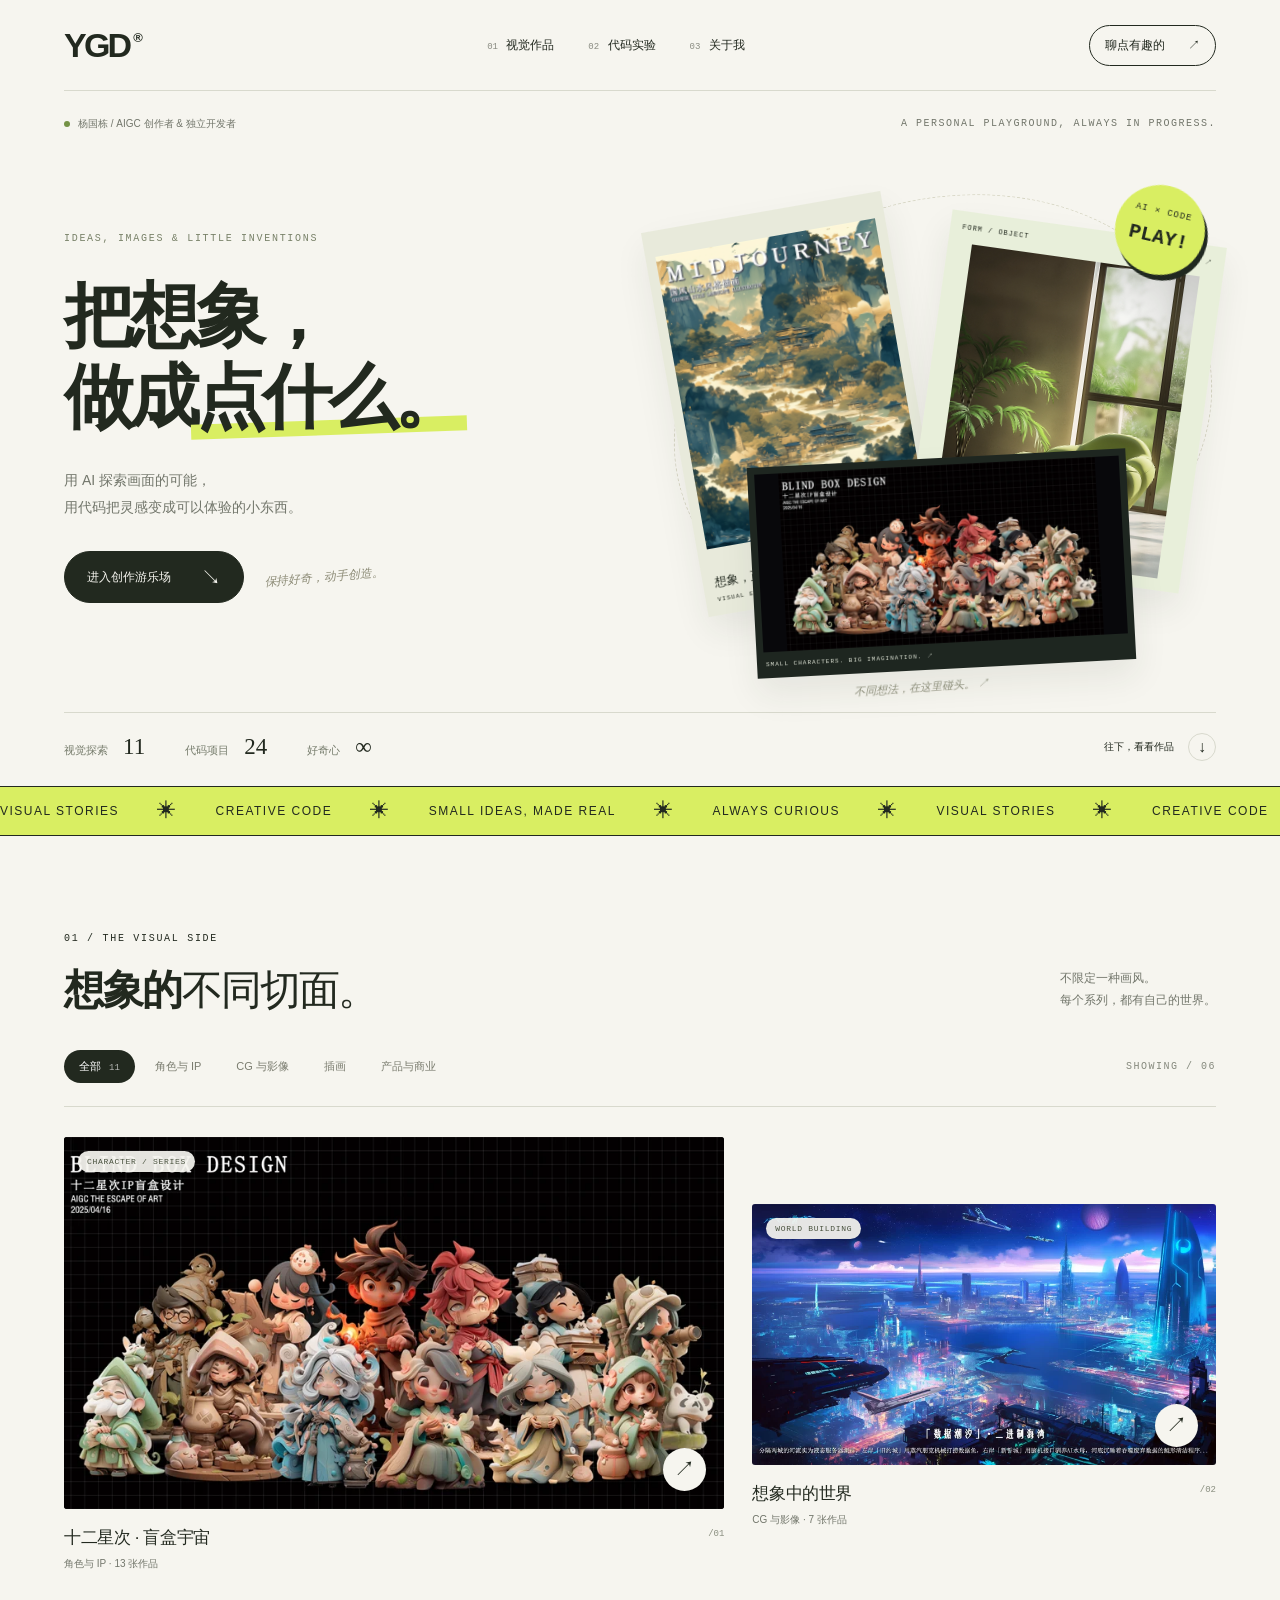
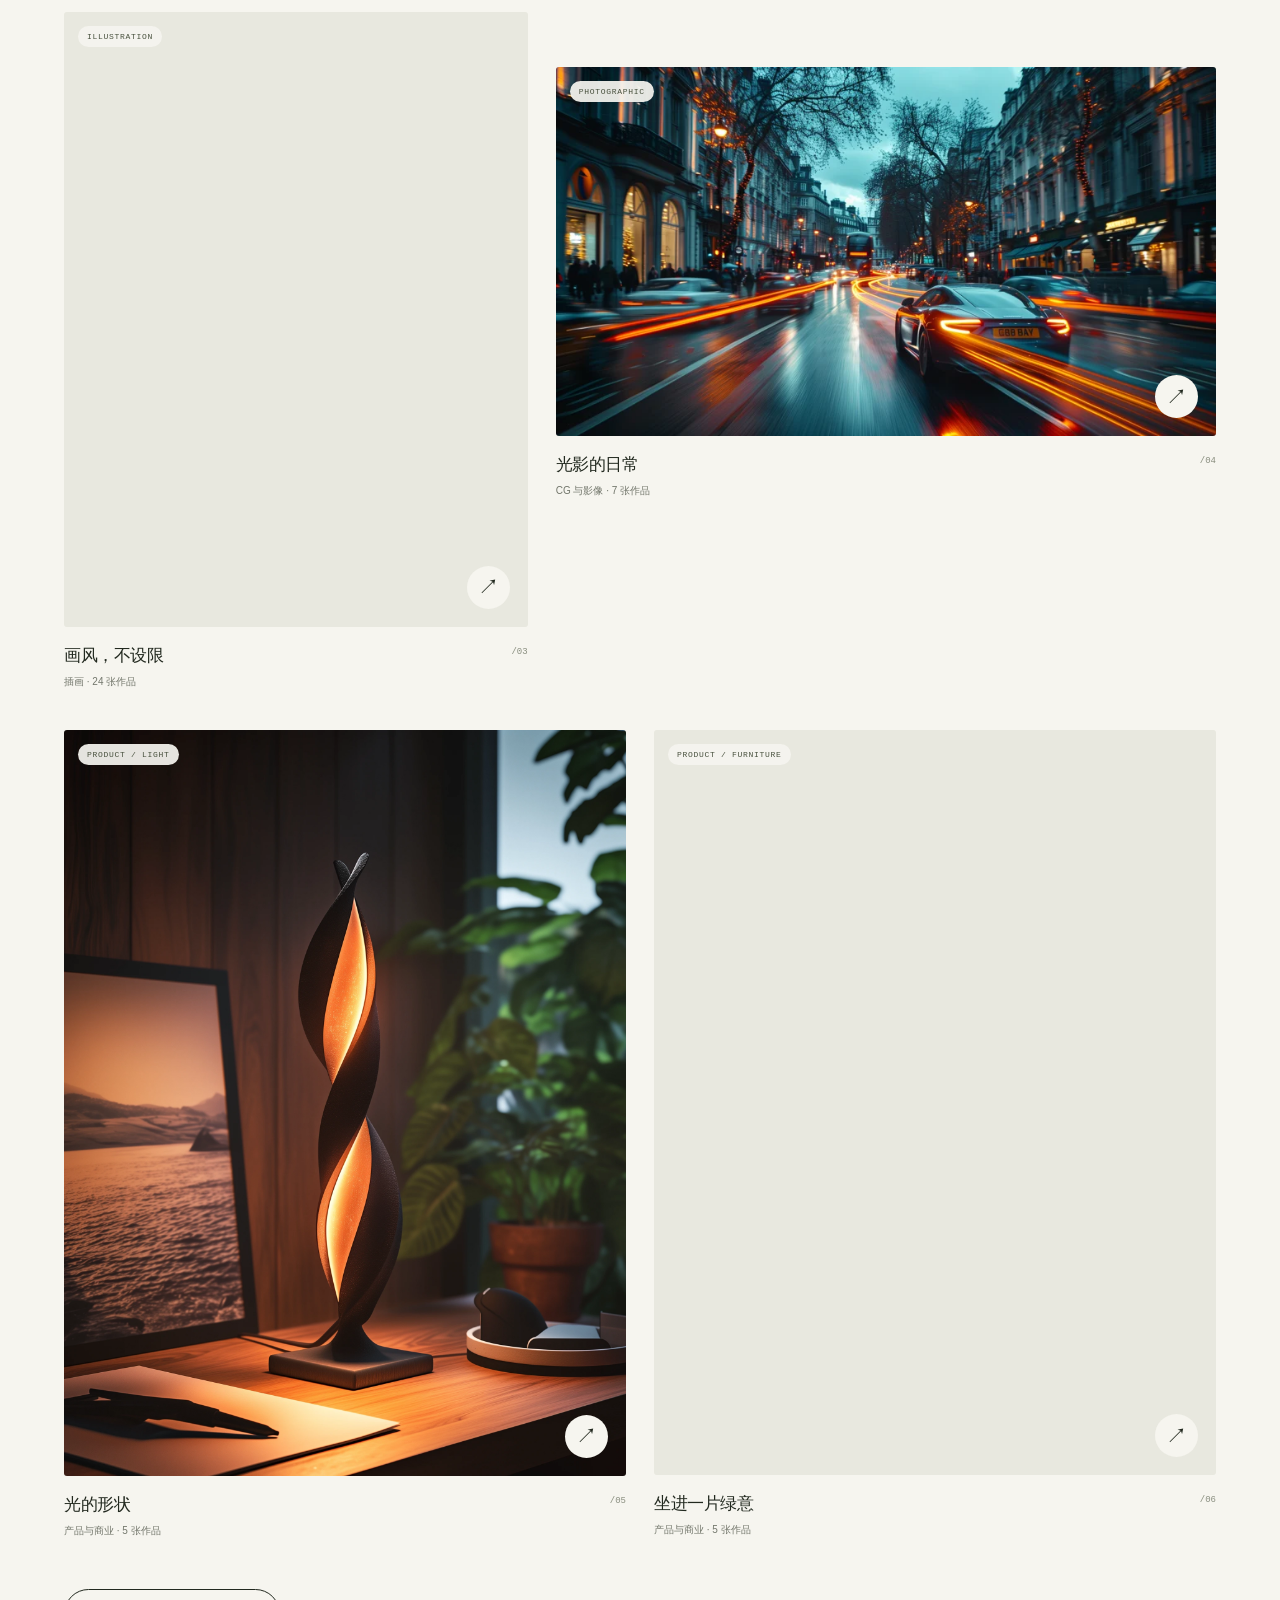
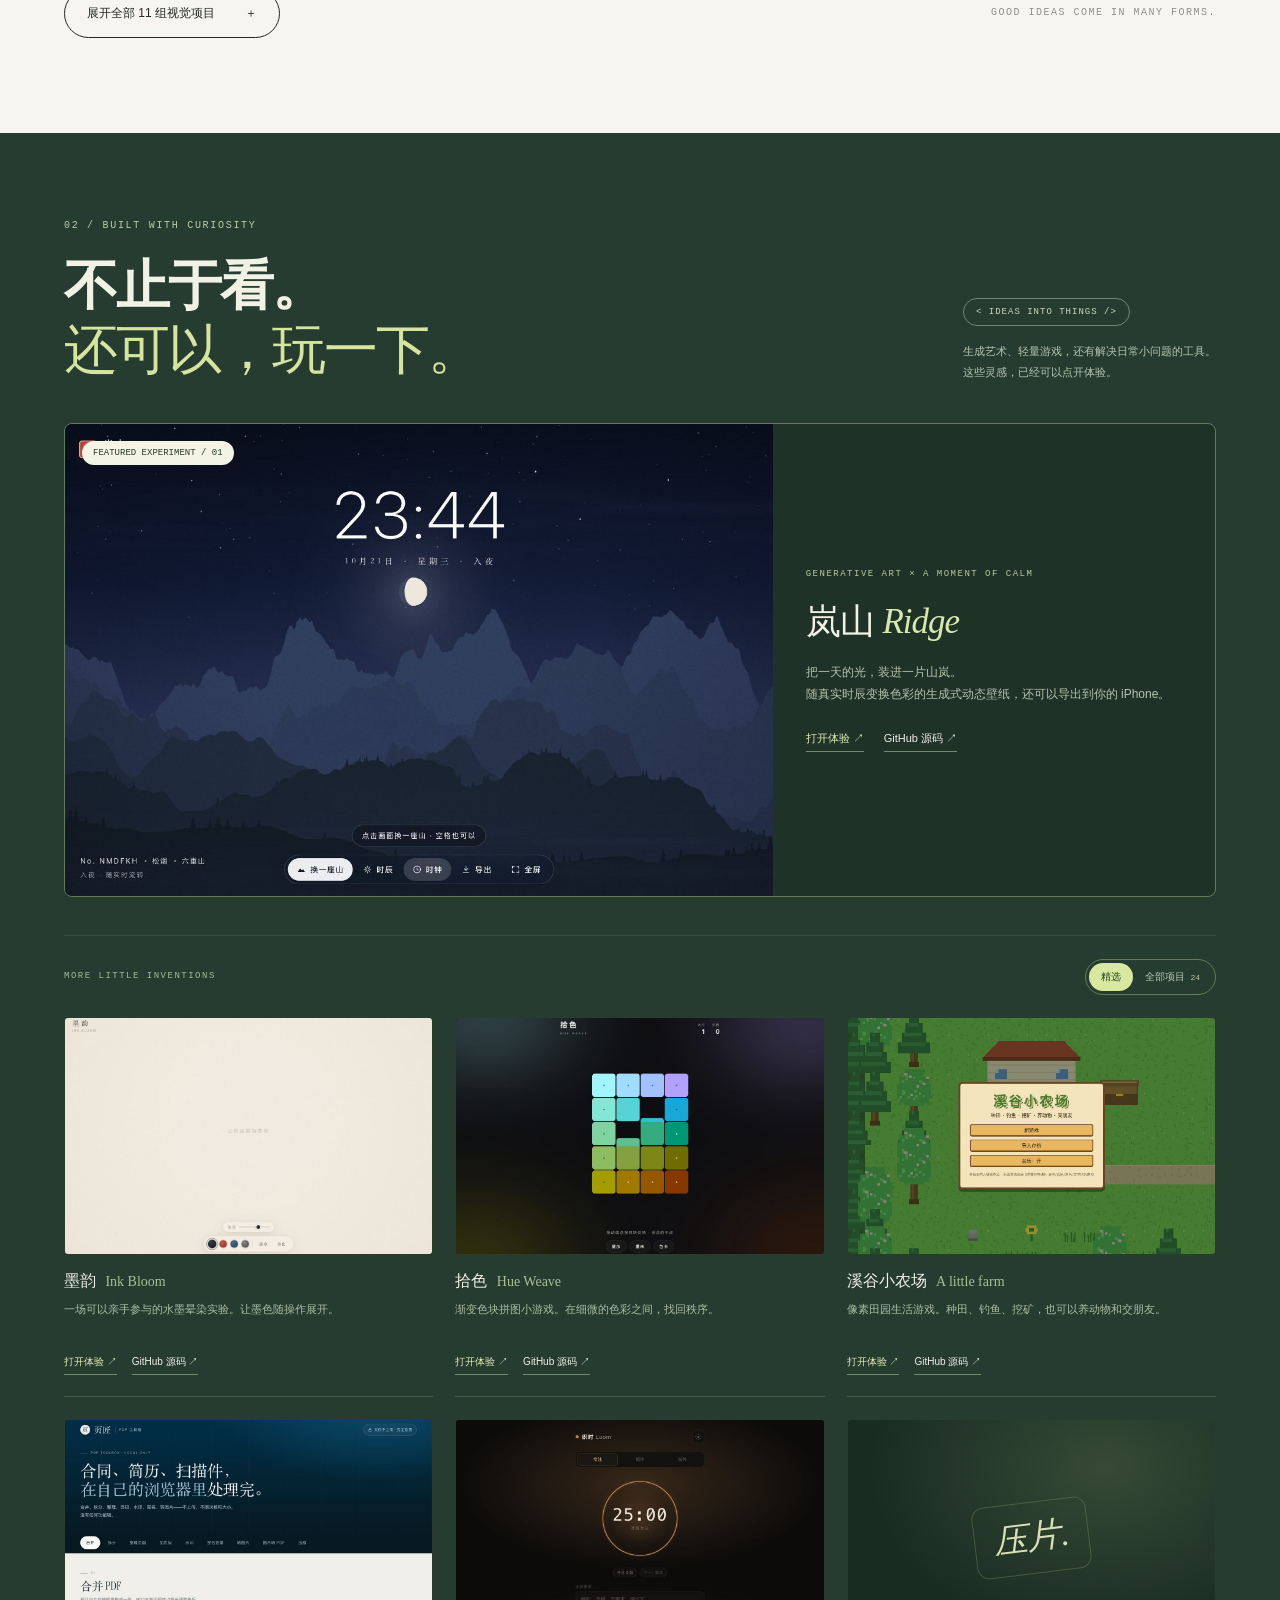
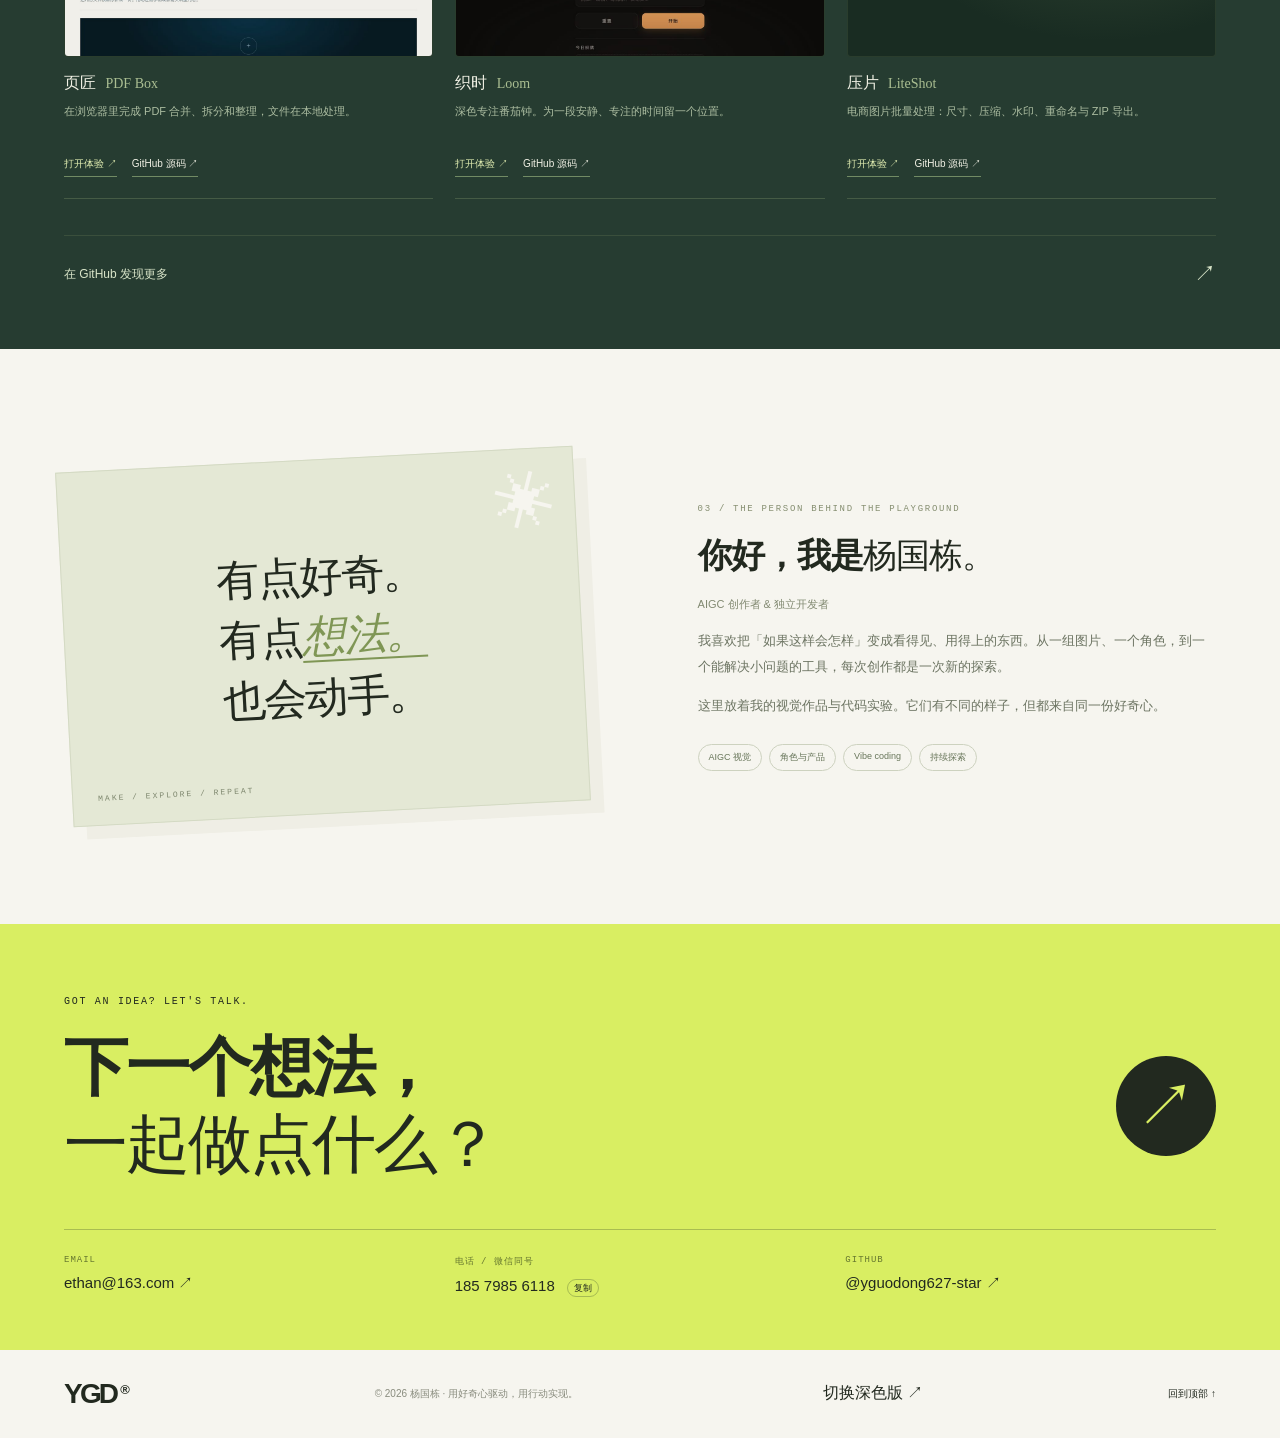
<file: index.html>
<!doctype html>
<html lang="zh-CN">
<head>
  <meta charset="UTF-8"><meta name="viewport" content="width=device-width, initial-scale=1">
  <meta name="theme-color" content="#f6f5ef">
  <title>杨国栋 — AIGC 创作者 & 独立开发者</title>
  <meta name="description" content="杨国栋的创作游乐场。探索 AIGC 影像、插画、角色 IP、产品概念，以及可以亲手体验的独立开发项目。">
  <link rel="icon" href="assets/favicon.svg" type="image/svg+xml">
  <link rel="stylesheet" href="styles.css?v=2">
  <script src="data.js?v=2" defer></script><script src="app.js?v=2" defer></script>
</head>
<body>
<a class="skip-link" href="#works">跳到作品</a>
<header class="header" id="top">
  <a class="wordmark" href="#top" aria-label="杨国栋，回到首页">YGD<span class="logo-dot">®</span></a>
  <nav class="nav" aria-label="主导航"><a href="#works"><small>01</small> 视觉作品</a><a href="#code"><small>02</small> 代码实验</a><a href="#about"><small>03</small> 关于我</a></nav>
  <a class="contact-link" href="#contact">聊点有趣的 <span>↗</span></a>
  <button type="button" class="menu-toggle" aria-label="打开导航" aria-expanded="false">菜单 <span>＋</span></button>
</header>
<main>
  <section class="hero" aria-labelledby="hero-title">
    <div class="hero-topline"><span><i class="status-dot"></i> 杨国栋 / AIGC 创作者 & 独立开发者</span><span class="mono">A PERSONAL PLAYGROUND, ALWAYS IN PROGRESS.</span></div>
    <div class="hero-grid">
      <div class="hero-copy"><div class="eyebrow">IDEAS, IMAGES & LITTLE INVENTIONS</div><h1 id="hero-title">把想象，<br>做成<span class="title-mark">点什么。</span></h1><p>用 AI 探索画面的可能，<br>用代码把灵感变成可以体验的小东西。</p><div class="hero-actions"><a class="button button-dark" href="#works">进入创作游乐场 <span>↘</span></a><span class="hand-note">保持好奇，动手创造。</span></div></div>
      <div class="hero-collage" aria-label="精选作品拼贴，点击图片可查看项目">
        <span class="collage-orbit" aria-hidden="true"></span>
        <button class="poster poster-landscape" type="button" data-open-art="illustrations" aria-label="查看插画系列"><img id="hero-illustration" alt="国风山水插画" fetchpriority="high"><span class="poster-caption"><b>想象，正在生长。</b><small>VISUAL EXPLORATION / 01</small></span></button>
        <button class="poster poster-chair" type="button" data-open-art="chair" aria-label="查看椅子产品概念"><div class="poster-mini-head"><span>FORM / OBJECT</span><span>↗</span></div><img id="hero-chair" alt="绿色椅子的产品概念"></button>
        <button class="poster poster-ip" type="button" data-open-art="constellations" aria-label="查看十二星次盲盒设计"><img id="hero-ip" alt="十二星次盲盒角色阵容"><span>SMALL CHARACTERS. BIG IMAGINATION. ↗</span></button>
        <span class="hero-sticker" aria-hidden="true">AI × CODE<br><b>PLAY!</b></span><span class="collage-note">不同想法，在这里碰头。 ↗</span>
      </div>
    </div>
    <div class="hero-bottom"><div class="hero-index"><span>视觉探索 <b id="collection-count">11</b></span><span>代码项目 <b id="repo-count">24</b></span><span>好奇心 <b>∞</b></span></div><a href="#works" class="scroll-cue"><span>往下，看看作品</span><span class="scroll-circle">↓</span></a></div>
  </section>
  <div class="ticker" aria-hidden="true"><div class="ticker-track">VISUAL STORIES <span>✳</span> CREATIVE CODE <span>✳</span> SMALL IDEAS, MADE REAL <span>✳</span> ALWAYS CURIOUS <span>✳</span> VISUAL STORIES <span>✳</span> CREATIVE CODE <span>✳</span> SMALL IDEAS, MADE REAL <span>✳</span> ALWAYS CURIOUS <span>✳</span></div></div>
  <section class="section works-section" id="works" aria-labelledby="works-title">
    <div class="section-heading"><div><div class="eyebrow">01 / THE VISUAL SIDE</div><h2 id="works-title">想象的<span class="serif">不同切面。</span></h2></div><p>不限定一种画风。<br>每个系列，都有自己的世界。</p></div>
    <div class="filter-bar"><div class="art-filters" role="group" aria-label="视觉作品分类"><button type="button" data-filter="全部" aria-pressed="true">全部 <small>11</small></button><button type="button" data-filter="角色与 IP" aria-pressed="false">角色与 IP</button><button type="button" data-filter="CG 与影像" aria-pressed="false">CG 与影像</button><button type="button" data-filter="插画" aria-pressed="false">插画</button><button type="button" data-filter="产品与商业" aria-pressed="false">产品与商业</button></div><span class="filter-count mono" aria-live="polite">SELECTED / 06</span></div>
    <div class="art-grid" id="art-grid"></div>
    <div class="more-row"><button type="button" class="button button-outline" id="more-art">展开全部视觉项目 <span>＋</span></button><span class="mono">GOOD IDEAS COME IN MANY FORMS.</span></div>
  </section>
  <section class="code-section" id="code" aria-labelledby="code-title">
    <div class="code-heading"><div><div class="eyebrow">02 / BUILT WITH CURIOSITY</div><h2 id="code-title">不止于看。<br><span class="serif">还可以，玩一下。</span></h2></div><div class="code-heading-right"><span class="code-badge">&lt; IDEAS INTO THINGS /&gt;</span><p>生成艺术、轻量游戏，还有解决日常小问题的工具。<br>这些灵感，已经可以点开体验。</p></div></div>
    <div id="featured-code"></div>
    <div class="code-toolbar"><span class="mono">MORE LITTLE INVENTIONS</span><div role="group" class="code-filters" aria-label="代码项目展示"><button type="button" data-code-filter="featured" aria-pressed="true">精选</button><button type="button" data-code-filter="all" aria-pressed="false">全部项目 <span>24</span></button></div></div>
    <div class="code-grid" id="code-grid"></div>
    <a class="github-all" href="https://github.com/yguodong627-star?tab=repositories" target="_blank" rel="noopener noreferrer">在 GitHub 发现更多 <span>↗</span></a>
  </section>
  <section class="section about-section" id="about" aria-labelledby="about-title"><div class="about-visual" aria-hidden="true"><div class="about-doodle">有点好奇。<br>有点<span>想法。</span><br>也会动手。</div><div class="about-stamp">MAKE / EXPLORE / REPEAT</div><span class="about-spark">✳</span></div><div class="about-copy"><div class="eyebrow">03 / THE PERSON BEHIND THE PLAYGROUND</div><h2 id="about-title">你好，我是<span class="serif">杨国栋。</span></h2><p class="about-role">AIGC 创作者 & 独立开发者</p><p>我喜欢把「如果这样会怎样」变成看得见、用得上的东西。从一组图片、一个角色，到一个能解决小问题的工具，每次创作都是一次新的探索。</p><p>这里放着我的视觉作品与代码实验。它们有不同的样子，但都来自同一份好奇心。</p><div class="about-tags"><span>AIGC 视觉</span><span>角色与产品</span><span>Vibe coding</span><span>持续探索</span></div></div></section>
  <section class="contact-section" id="contact" aria-labelledby="contact-title"><div class="eyebrow">GOT AN IDEA? LET'S TALK.</div><div class="contact-title-row"><h2 id="contact-title">下一个想法，<br><span class="serif">一起做点什么？</span></h2><a class="contact-orb" href="mailto:ethan@163.com" aria-label="发送邮件给杨国栋">↗</a></div><div class="contact-methods"><a href="mailto:ethan@163.com"><small>EMAIL</small><span>ethan@163.com ↗</span></a><button type="button" data-copy="18579856118"><small>电话 / 微信同号</small><span>185 7985 6118 <span class="copy-label">复制</span></span></button><a href="https://github.com/yguodong627-star" target="_blank" rel="noopener noreferrer"><small>GITHUB</small><span>@yguodong627-star ↗</span></a></div></section>
</main>
<footer class="footer"><a class="wordmark" href="#top">YGD<span class="logo-dot">®</span></a><span>© <span id="year">2026</span> 杨国栋 · 用好奇心驱动，用行动实现。</span><a href="studio.html">切换深色版 ↗</a><a href="#top">回到顶部 ↑</a></footer>
<dialog class="project-dialog" id="project-dialog" aria-labelledby="dialog-title"><div class="dialog-top"><span class="mono" id="dialog-kicker">VISUAL PROJECT</span><button type="button" class="dialog-close" aria-label="关闭作品详情">关闭 <span>×</span></button></div><div class="dialog-content"><div class="dialog-description"><div><h2 id="dialog-title"></h2><p id="dialog-summary"></p></div><span class="dialog-tag" id="dialog-category"></span></div><div class="image-stage"><button type="button" class="image-arrow previous-image" aria-label="上一张图片">←</button><img id="dialog-image" alt=""><button type="button" class="image-arrow next-image" aria-label="下一张图片">→</button></div><div class="image-caption"><span id="image-name"></span><span class="mono" id="image-count" aria-live="polite"></span></div><div class="image-thumbs" id="image-thumbs" role="group" aria-label="项目图片"></div><div class="dialog-bottom"><span>← → 切换图片 · ESC 关闭</span><button type="button" class="next-project">下一个项目 ↗</button></div></div></dialog>
<div id="toast" class="toast" role="status" aria-live="polite"></div>
</body>
</html>
</file>
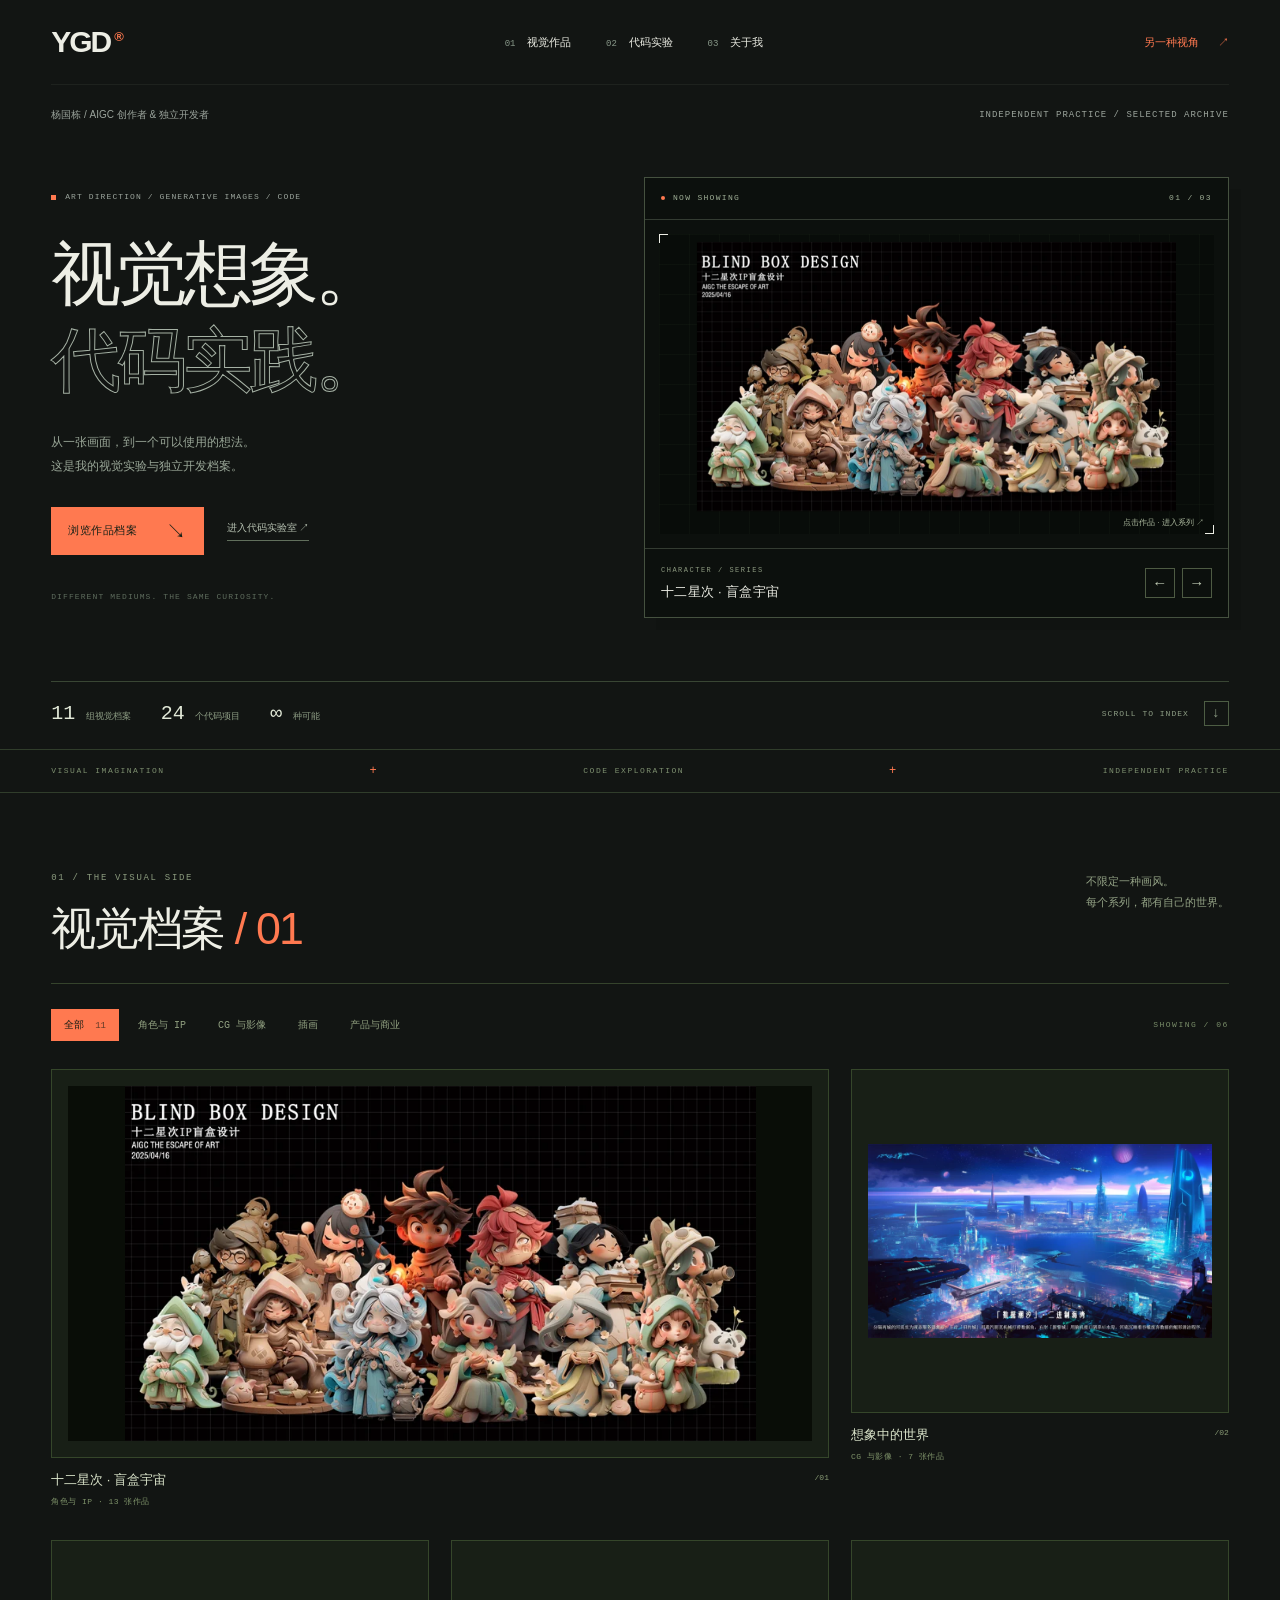
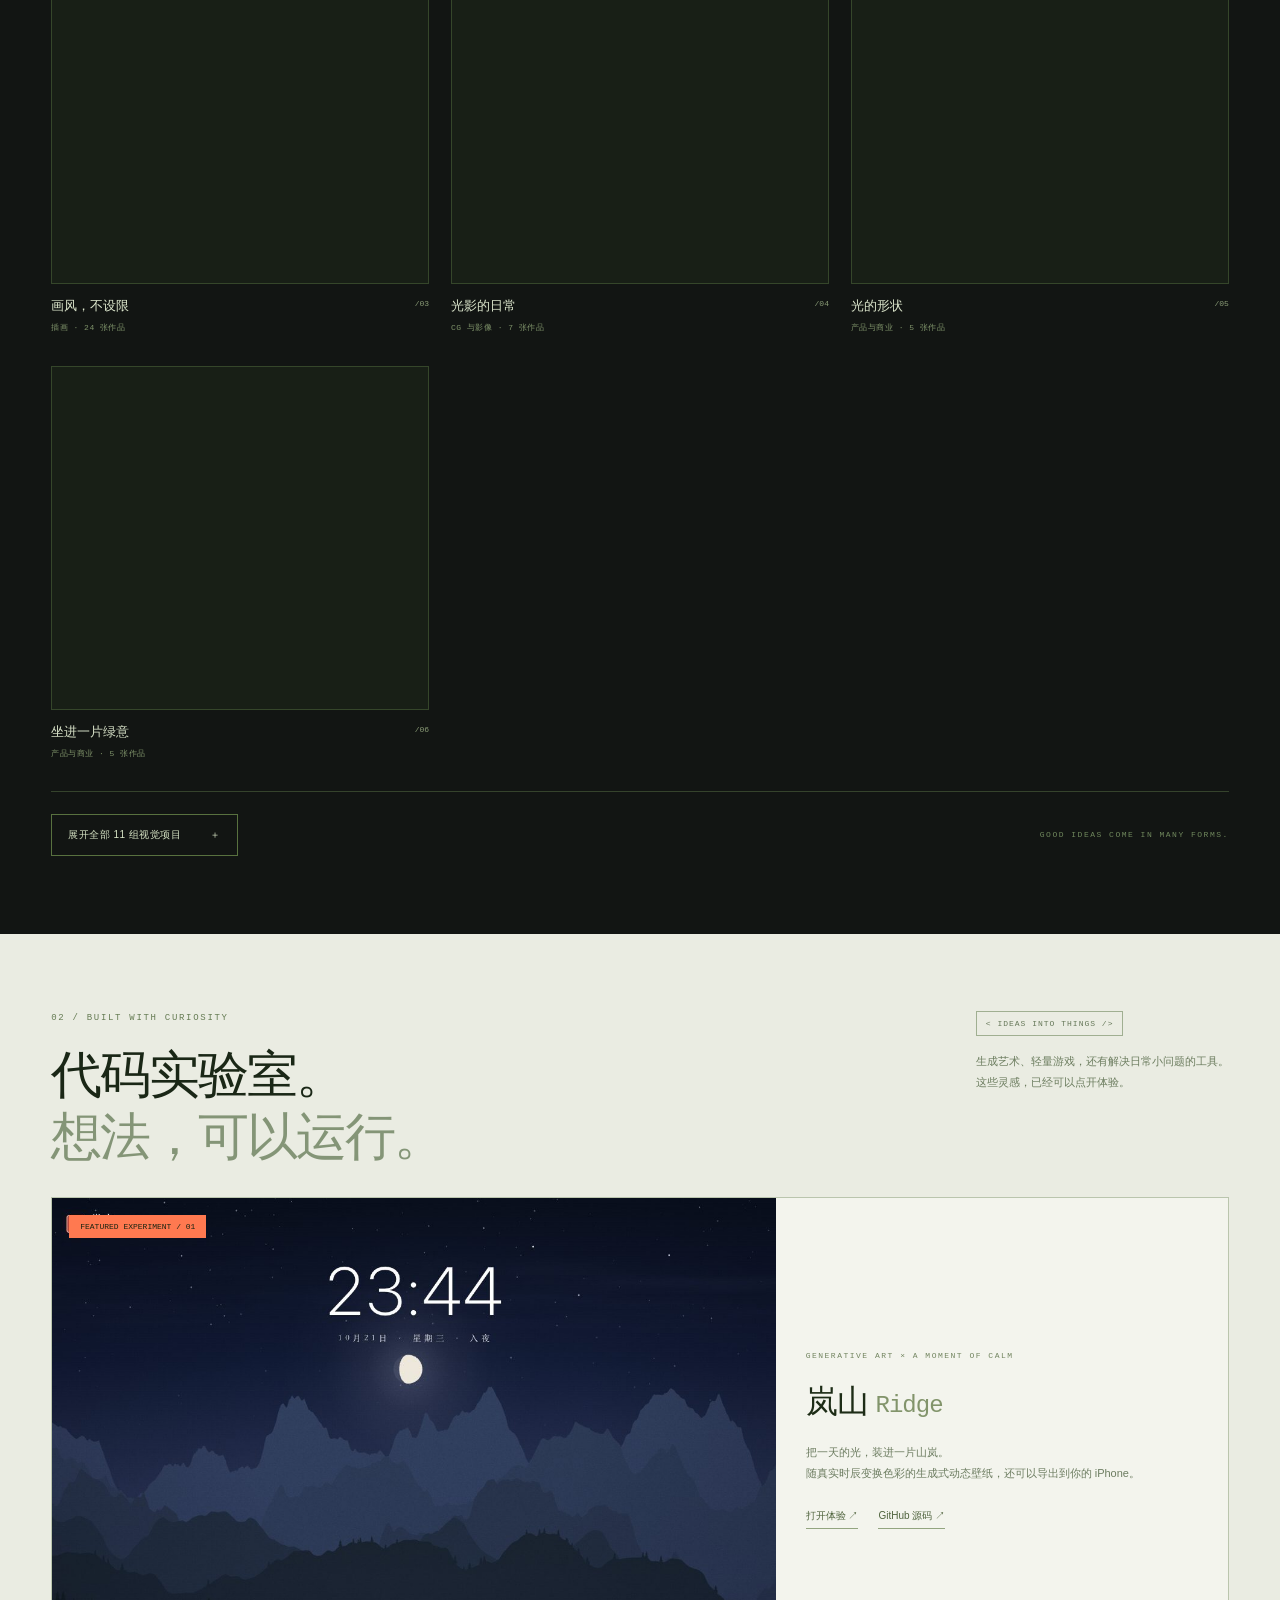
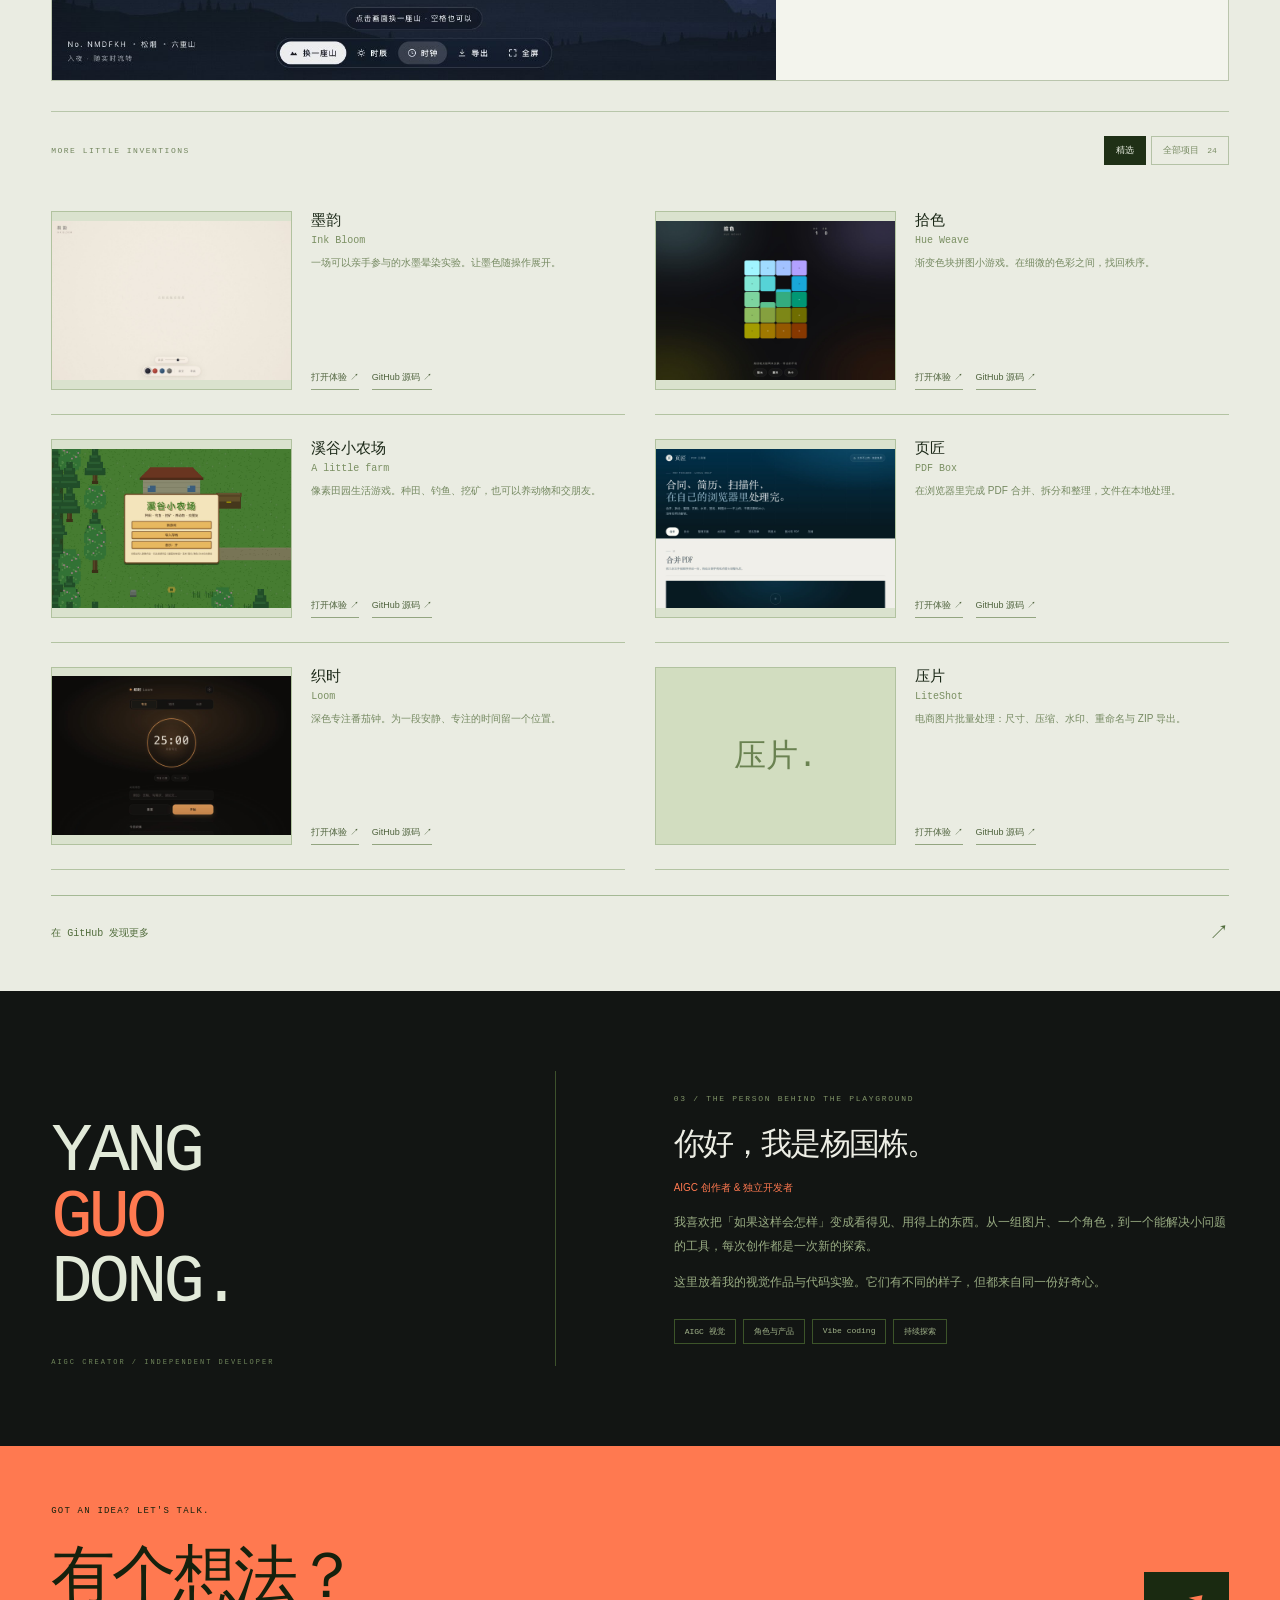
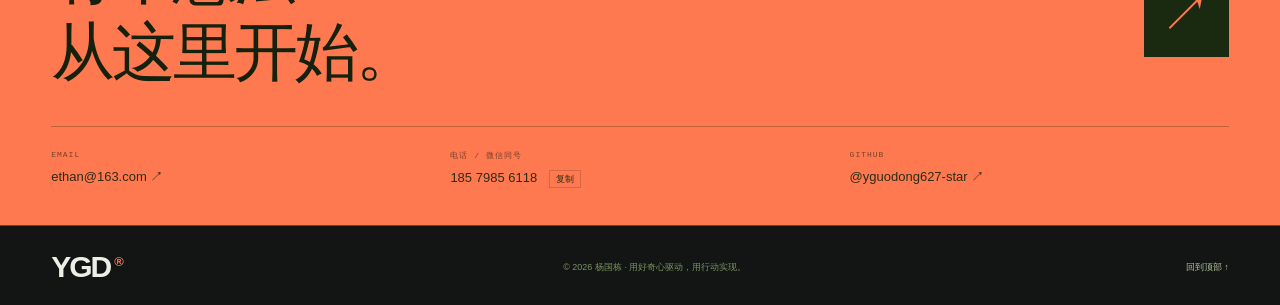
<file: studio.html>
<!doctype html>
<html lang="zh-CN">
<head>
  <meta charset="UTF-8"><meta name="viewport" content="width=device-width, initial-scale=1">
  <meta name="theme-color" content="#121513">
  <title>杨国栋 · 数字展览档案 — AIGC & Creative Code</title>
  <meta name="description" content="杨国栋的数字展览档案。探索 AIGC 影像、插画、角色 IP、产品概念，以及可以亲手体验的独立开发项目。">
  <link rel="icon" href="assets/favicon.svg" type="image/svg+xml">
  <link rel="stylesheet" href="styles.css?v=2"><link rel="stylesheet" href="studio.css">
  <script src="data.js?v=2" defer></script><script src="app.js?v=2" defer></script><script src="studio.js" defer></script>
</head>
<body class="studio">
<a class="skip-link" href="#works">跳到作品</a>
<header class="header" id="top">
  <a class="wordmark" href="#top" aria-label="杨国栋，回到首页">YGD<span class="logo-dot">®</span></a>
  <nav class="nav" aria-label="主导航"><a href="#works"><small>01</small> 视觉作品</a><a href="#code"><small>02</small> 代码实验</a><a href="#about"><small>03</small> 关于我</a></nav>
  <a class="contact-link" href="./">另一种视角 <span>↗</span></a>
  <button type="button" class="menu-toggle" aria-label="打开导航" aria-expanded="false">菜单 <span>＋</span></button>
</header>
<main>
  <section class="hero" aria-labelledby="hero-title">
    <div class="hero-topline"><span>杨国栋 / AIGC 创作者 & 独立开发者</span><span class="mono">INDEPENDENT PRACTICE / SELECTED ARCHIVE</span></div>
    <div class="hero-grid">
      <div class="hero-copy"><div class="eyebrow"><span class="index-square"></span> ART DIRECTION / GENERATIVE IMAGES / CODE</div><h1 id="hero-title">视觉想象。<br><span class="outline-title">代码实践。</span></h1><p>从一张画面，到一个可以使用的想法。<br>这是我的视觉实验与独立开发档案。</p><div class="hero-actions"><a class="button button-dark" href="#works">浏览作品档案 <span>↘</span></a><a class="hero-code-link" href="#code">进入代码实验室 ↗</a></div><div class="hero-small-note mono">DIFFERENT MEDIUMS. THE SAME CURIOSITY.</div></div>
      <div class="hero-collage studio-viewer" aria-label="精选作品放映台">
        <div class="viewer-head mono"><span><i class="viewer-dot"></i> NOW SHOWING</span><span id="studio-slide-counter" aria-live="polite">01 / 03</span></div>
        <div class="studio-stage">
          <button class="poster poster-ip is-active" type="button" data-open-art="constellations" aria-label="查看十二星次盲盒系列"><img id="hero-ip" alt="十二星次盲盒角色阵容" fetchpriority="high"></button>
          <button class="poster poster-landscape" type="button" data-open-art="illustrations" aria-label="查看国风山水插画" hidden><img id="hero-illustration" alt="国风山水插画"></button>
          <button class="poster poster-chair" type="button" data-open-art="chair" aria-label="查看椅子产品概念" hidden><img id="hero-chair" alt="绿色椅子的产品概念"></button>
          <span class="stage-corner corner-tl" aria-hidden="true"></span><span class="stage-corner corner-br" aria-hidden="true"></span>
          <span class="stage-hint">点击作品 · 进入系列 ↗</span>
        </div>
        <div class="viewer-bottom"><div><span class="mono" id="studio-slide-kind">CHARACTER / SERIES</span><strong id="studio-slide-title">十二星次 · 盲盒宇宙</strong></div><div class="viewer-arrows"><button type="button" id="studio-prev" aria-label="切换上一个精选作品">←</button><button type="button" id="studio-next" aria-label="切换下一个精选作品">→</button></div></div>
      </div>
    </div>
    <div class="hero-bottom"><div class="hero-index"><span><b id="collection-count">11</b> 组视觉档案</span><span><b id="repo-count">24</b> 个代码项目</span><span><b>∞</b> 种可能</span></div><a href="#works" class="scroll-cue"><span>SCROLL TO INDEX</span><span class="scroll-circle">↓</span></a></div>
  </section>
  <div class="ticker" aria-hidden="true"><div class="ticker-track">VISUAL IMAGINATION <span>+</span> CODE EXPLORATION <span>+</span> INDEPENDENT PRACTICE</div></div>
  <section class="section works-section" id="works" aria-labelledby="works-title">
    <div class="section-heading"><div><div class="eyebrow">01 / THE VISUAL SIDE</div><h2 id="works-title">视觉档案<span class="serif"> / 01</span></h2></div><p>不限定一种画风。<br>每个系列，都有自己的世界。</p></div>
    <div class="filter-bar"><div class="art-filters" role="group" aria-label="视觉作品分类"><button type="button" data-filter="全部" aria-pressed="true">全部 <small>11</small></button><button type="button" data-filter="角色与 IP" aria-pressed="false">角色与 IP</button><button type="button" data-filter="CG 与影像" aria-pressed="false">CG 与影像</button><button type="button" data-filter="插画" aria-pressed="false">插画</button><button type="button" data-filter="产品与商业" aria-pressed="false">产品与商业</button></div><span class="filter-count mono" aria-live="polite">SELECTED / 06</span></div>
    <div class="art-grid" id="art-grid"></div>
    <div class="more-row"><button type="button" class="button button-outline" id="more-art">展开全部视觉项目 <span>＋</span></button><span class="mono">GOOD IDEAS COME IN MANY FORMS.</span></div>
  </section>
  <section class="code-section" id="code" aria-labelledby="code-title">
    <div class="code-heading"><div><div class="eyebrow">02 / BUILT WITH CURIOSITY</div><h2 id="code-title">代码实验室。<br><span class="serif">想法，可以运行。</span></h2></div><div class="code-heading-right"><span class="code-badge">&lt; IDEAS INTO THINGS /&gt;</span><p>生成艺术、轻量游戏，还有解决日常小问题的工具。<br>这些灵感，已经可以点开体验。</p></div></div>
    <div id="featured-code"></div>
    <div class="code-toolbar"><span class="mono">MORE LITTLE INVENTIONS</span><div role="group" class="code-filters" aria-label="代码项目展示"><button type="button" data-code-filter="featured" aria-pressed="true">精选</button><button type="button" data-code-filter="all" aria-pressed="false">全部项目 <span>24</span></button></div></div>
    <div class="code-grid" id="code-grid"></div>
    <a class="github-all" href="https://github.com/yguodong627-star?tab=repositories" target="_blank" rel="noopener noreferrer">在 GitHub 发现更多 <span>↗</span></a>
  </section>
  <section class="section about-section" id="about" aria-labelledby="about-title"><div class="about-visual" aria-hidden="true"><div class="about-doodle">YANG<br><span>GUO</span><br>DONG.</div><div class="about-stamp">AIGC CREATOR / INDEPENDENT DEVELOPER</div><span class="about-spark">✳</span></div><div class="about-copy"><div class="eyebrow">03 / THE PERSON BEHIND THE PLAYGROUND</div><h2 id="about-title">你好，我是<span class="serif">杨国栋。</span></h2><p class="about-role">AIGC 创作者 & 独立开发者</p><p>我喜欢把「如果这样会怎样」变成看得见、用得上的东西。从一组图片、一个角色，到一个能解决小问题的工具，每次创作都是一次新的探索。</p><p>这里放着我的视觉作品与代码实验。它们有不同的样子，但都来自同一份好奇心。</p><div class="about-tags"><span>AIGC 视觉</span><span>角色与产品</span><span>Vibe coding</span><span>持续探索</span></div></div></section>
  <section class="contact-section" id="contact" aria-labelledby="contact-title"><div class="eyebrow">GOT AN IDEA? LET'S TALK.</div><div class="contact-title-row"><h2 id="contact-title">有个想法？<br><span class="serif">从这里开始。</span></h2><a class="contact-orb" href="mailto:ethan@163.com" aria-label="发送邮件给杨国栋">↗</a></div><div class="contact-methods"><a href="mailto:ethan@163.com"><small>EMAIL</small><span>ethan@163.com ↗</span></a><button type="button" data-copy="18579856118"><small>电话 / 微信同号</small><span>185 7985 6118 <span class="copy-label">复制</span></span></button><a href="https://github.com/yguodong627-star" target="_blank" rel="noopener noreferrer"><small>GITHUB</small><span>@yguodong627-star ↗</span></a></div></section>
</main>
<footer class="footer"><a class="wordmark" href="#top">YGD<span class="logo-dot">®</span></a><span>© <span id="year">2026</span> 杨国栋 · 用好奇心驱动，用行动实现。</span><a href="#top">回到顶部 ↑</a></footer>
<dialog class="project-dialog" id="project-dialog" aria-labelledby="dialog-title"><div class="dialog-top"><span class="mono" id="dialog-kicker">VISUAL PROJECT</span><button type="button" class="dialog-close" aria-label="关闭作品详情">关闭 <span>×</span></button></div><div class="dialog-content"><div class="dialog-description"><div><h2 id="dialog-title"></h2><p id="dialog-summary"></p></div><span class="dialog-tag" id="dialog-category"></span></div><div class="image-stage"><button type="button" class="image-arrow previous-image" aria-label="上一张图片">←</button><img id="dialog-image" alt=""><button type="button" class="image-arrow next-image" aria-label="下一张图片">→</button></div><div class="image-caption"><span id="image-name"></span><span class="mono" id="image-count" aria-live="polite"></span></div><div class="image-thumbs" id="image-thumbs" role="group" aria-label="项目图片"></div><div class="dialog-bottom"><span>← → 切换图片 · ESC 关闭</span><button type="button" class="next-project">下一个项目 ↗</button></div></div></dialog>
<div id="toast" class="toast" role="status" aria-live="polite"></div>
</body>
</html>
</file>
<file: styles.css>
@font-face{font-family:LocalSans;src:local("Helvetica Neue");font-display:swap}
:root{--paper:#f6f5ef;--ink:#22291f;--muted:#72766b;--line:#d8d9cd;--accent:#d9ee62;--green:#263c31;--serif:Georgia,"Songti SC",serif;--sans:LocalSans,Arial,"PingFang SC","Microsoft YaHei",sans-serif}
*{box-sizing:border-box}html{scroll-behavior:smooth;scroll-padding-top:95px}body{margin:0;background:var(--paper);color:var(--ink);font-family:var(--sans);-webkit-font-smoothing:antialiased}body.dialog-open{overflow:hidden}a{color:inherit;text-decoration:none}button{font:inherit;cursor:pointer}button,a{-webkit-tap-highlight-color:transparent}button:focus-visible,a:focus-visible{outline:2px solid #568548;outline-offset:5px}img{max-width:100%;display:block}button{color:inherit}::selection{color:var(--ink);background:var(--accent)}[hidden]{display:none!important}.mono{font:10px/1.6 monospace;letter-spacing:1.5px}.serif{font-family:var(--serif);font-weight:400}.eyebrow{font:10px/1.6 monospace;letter-spacing:1.7px;margin-bottom:19px}.skip-link{position:fixed;top:-80px;left:20px;z-index:100;background:var(--accent);padding:12px}.skip-link:focus{top:10px}.header{height:91px;display:flex;align-items:center;justify-content:space-between;gap:25px;margin:0 5%;border-bottom:1px solid var(--line);position:relative;z-index:20}.wordmark{font-size:34px;letter-spacing:-2.8px;font-weight:750;line-height:1}.logo-dot{font-size:13px;vertical-align:top;letter-spacing:0;margin:3px 0 0 4px;display:inline-block}.nav{display:flex;gap:34px}.nav a{font-size:12px;position:relative}.nav small{font:9px monospace;color:#8a8c82;margin-right:5px}.nav a:after{content:"";position:absolute;bottom:-6px;left:0;right:0;height:1px;background:var(--ink);transform:scaleX(0);transform-origin:left;transition:transform .2s}.nav a:hover:after{transform:scaleX(1)}.contact-link{font-size:12px;display:flex;align-items:center;gap:23px;border:1px solid var(--ink);padding:11px 15px;border-radius:24px}.contact-link:hover{background:var(--ink);color:var(--paper)}.menu-toggle{display:none}.hero{padding:25px 5% 0;max-width:1600px;margin:auto}.hero-topline{display:flex;justify-content:space-between;align-items:center;gap:15px;font-size:10px;color:var(--muted)}.hero-topline>span:first-child{display:flex;align-items:center;gap:8px}.status-dot{width:6px;height:6px;border-radius:50%;background:#749245;display:inline-block}.hero-grid{display:grid;grid-template-columns:1fr 1fr;gap:20px;align-items:center;min-height:580px}.hero-copy{padding:55px 0 65px;position:relative;z-index:5}.hero-copy .eyebrow{color:#788168;margin-bottom:28px}h1{font-size:clamp(42px,5.5vw,86px);font-weight:650;letter-spacing:-4px;line-height:1.16;margin:0 0 29px;white-space:nowrap}.title-mark{position:relative;display:inline-block;z-index:0}.title-mark:after{content:"";position:absolute;left:-5px;right:-7px;bottom:3px;height:18%;background:var(--accent);z-index:-1;transform:rotate(-2deg)}.hero-copy>p{font-size:14px;line-height:1.95;color:var(--muted);margin:0 0 30px}.hero-actions{display:flex;align-items:center;gap:20px;flex-wrap:wrap}.button{display:inline-flex;align-items:center;justify-content:space-between;gap:30px;border-radius:30px;padding:15px 22px;font-size:12px;border:1px solid var(--ink);transition:background .2s,transform .2s}.button:hover{transform:translateY(-2px)}.button-dark{background:var(--ink);color:var(--paper)}.button-dark:hover{background:#405338}.button-dark span{font-size:20px;line-height:1}.button-outline{background:transparent}.button-outline:hover{background:var(--ink);color:var(--paper)}.hand-note{font-family:var(--serif);font-style:italic;font-size:12px;color:#8c8b76;transform:rotate(-5deg);display:inline-block}.hero-collage{height:500px;position:relative;perspective:1000px;--mx:0;--my:0}.collage-orbit{position:absolute;inset:27px 0 40px 20px;border-radius:50%;border:1px dashed #d7d6c4;transform:rotate(-16deg)}.poster{position:absolute;border:0;padding:0;background:white;box-shadow:0 17px 32px #26342314;text-align:left;transition:transform .4s,box-shadow .3s;will-change:transform}.poster:hover{box-shadow:0 25px 42px #26342325;z-index:6}.poster-landscape{width:43%;left:4%;top:37px;transform:translate(calc(var(--mx)*-7px),calc(var(--my)*-7px)) rotate(-10deg);background:#e8eadb;padding:10px}.poster-landscape img{width:100%;aspect-ratio:.68;object-fit:cover}.poster-caption{display:block;padding:11px 2px 2px}.poster-caption b{font-size:12px;font-weight:500;display:block}.poster-caption small{font:6px monospace;letter-spacing:1px;margin-top:5px;display:block}.poster-chair{width:49%;right:2%;top:78px;padding:12px;background:#e8efda;transform:translate(calc(var(--mx)*9px),calc(var(--my)*8px)) rotate(8deg)}.poster-chair img{width:100%;aspect-ratio:.83;object-fit:cover}.poster-mini-head{display:flex;justify-content:space-between;font:7px monospace;letter-spacing:1px;margin-bottom:10px}.poster-object-title{position:absolute;left:23px;bottom:26px;font:28px/.95 var(--serif);letter-spacing:-1px;color:white;text-shadow:0 2px 12px #0007}.poster-object-title em{font-weight:400}.poster-ip{width:67%;left:18%;bottom:3px;transform:translate(calc(var(--mx)*4px),calc(var(--my)*-4px)) rotate(-3deg);padding:7px;background:#1e2620}.poster-ip img{width:100%;aspect-ratio:2.05;object-fit:cover}.poster-ip>span{font:6px monospace;letter-spacing:1px;padding:8px 2px 2px;display:block;color:#dfe4d6}.poster-landscape:hover{transform:translateY(-9px) rotate(-6deg)}.poster-chair:hover{transform:translateY(-8px) rotate(4deg)}.poster-ip:hover{transform:translateY(-8px) rotate(0)}.hero-sticker{position:absolute;top:13px;right:2%;width:90px;height:90px;display:grid;align-content:center;text-align:center;font:9px monospace;line-height:1.7;background:var(--accent);border-radius:50%;transform:rotate(13deg);z-index:4;box-shadow:4px 5px 0 #202820;letter-spacing:1px;pointer-events:none}.hero-sticker b{font-size:20px;letter-spacing:0}.collage-note{position:absolute;bottom:-23px;left:36%;font:11px var(--serif);font-style:italic;color:#8b8d79;transform:rotate(-4deg)}.hero-bottom{padding:20px 0 25px;border-top:1px solid var(--line);display:flex;justify-content:space-between;align-items:center;gap:20px}.hero-index{display:flex;gap:40px;color:#767c6c;font-size:11px}.hero-index b{font-family:var(--serif);font-size:23px;font-weight:400;color:var(--ink);padding-left:12px}.scroll-cue{display:flex;align-items:center;gap:14px;font-size:10px}.scroll-circle{width:28px;height:28px;display:grid;place-items:center;border:1px solid var(--line);border-radius:50%;font-size:16px}.ticker{overflow:hidden;border-block:1px solid var(--ink);background:var(--accent);padding:13px 0}.ticker-track{display:flex;align-items:center;gap:38px;width:max-content;font-size:12px;letter-spacing:1.5px;animation:marquee 45s linear infinite}.ticker-track span{font-size:19px}@keyframes marquee{to{transform:translateX(-50%)}}.section{padding:95px 5%;max-width:1600px;margin:auto}.section-heading{display:flex;justify-content:space-between;align-items:end;gap:30px;margin-bottom:35px}h2{font-size:clamp(30px,3.2vw,48px);line-height:1.2;letter-spacing:-1.8px;font-weight:600;margin:0}.section-heading p{font-size:12px;line-height:1.9;color:var(--muted);margin:0 0 3px}.filter-bar{display:flex;justify-content:space-between;align-items:center;gap:20px;padding-bottom:23px;border-bottom:1px solid var(--line);margin-bottom:30px}.art-filters{display:flex;gap:5px;flex-wrap:wrap}.art-filters button{border:0;background:transparent;color:#7a7c6f;padding:9px 15px;border-radius:20px;font-size:11px;transition:background .2s,color .2s}.art-filters button:hover{color:var(--ink);background:#e9eadf}.art-filters button[aria-pressed=true]{background:var(--ink);color:white}.art-filters small{font:9px monospace;margin-left:5px;opacity:.65}.filter-count{color:#85897d}.art-grid{display:grid;grid-template-columns:repeat(12,minmax(0,1fr));gap:40px 28px;align-items:start}.art-card{grid-column:span 6;min-width:0}.art-card:nth-child(6n+1){grid-column:span 7}.art-card:nth-child(6n+2){grid-column:span 5;padding-top:67px}.art-card:nth-child(6n+3){grid-column:span 5}.art-card:nth-child(6n+4){grid-column:span 7;padding-top:55px}.art-image{width:100%;border:0;padding:0;background:#e8e8df;overflow:hidden;position:relative;display:block;text-align:left;border-radius:3px}.art-image img{width:100%;aspect-ratio:1.42;object-fit:cover;transition:transform .7s cubic-bezier(.2,.7,.2,1),filter .5s}.art-card:nth-child(6n+1) .art-image img{aspect-ratio:1.65}.art-card:nth-child(6n+2) .art-image img{aspect-ratio:1.1}.art-card:nth-child(6n+3) .art-image img{aspect-ratio:1.1}.art-card[data-id=constellations] .art-image img{object-fit:contain;background:#070707}.art-card[data-id=illustrations] .art-image img{object-position:50% 35%}.art-image:hover img{transform:scale(1.045);filter:saturate(1.05)}.art-view{position:absolute;bottom:18px;right:18px;width:43px;height:43px;display:grid;place-items:center;background:var(--paper);border-radius:50%;font-size:21px;transition:transform .3s,background .2s}.art-image:hover .art-view{transform:rotate(45deg);background:var(--accent)}.art-image .art-series{position:absolute;top:14px;left:14px;border-radius:20px;background:#f6f5efed;padding:6px 9px;font:8px monospace;letter-spacing:.7px;color:#48513d}.art-caption{display:flex;align-items:start;justify-content:space-between;gap:12px;margin-top:17px}.art-caption h3{font-size:17px;font-weight:500;letter-spacing:-.4px;margin:0 0 7px}.art-caption p{font-size:10px;color:var(--muted);margin:0;line-height:1.6}.art-number{font:9px/1.8 monospace;color:#898e7f}.more-row{display:flex;align-items:center;justify-content:space-between;gap:20px;margin-top:50px}.more-row>.mono{color:#8f9285}.code-section{background:var(--green);color:#f1f1e5;padding:85px 5% 60px}.code-heading,.featured-code,.code-toolbar,.code-grid,.github-all{max-width:1440px;margin-left:auto;margin-right:auto}.code-heading{display:flex;align-items:end;justify-content:space-between;gap:30px;margin-bottom:40px}.code-heading .eyebrow{color:#bccca1}.code-heading h2{font-size:clamp(33px,4.2vw,59px);letter-spacing:-2px}.code-heading h2 .serif{color:#d6e59e}.code-heading-right{max-width:370px}.code-badge{font:9px monospace;letter-spacing:1px;border:1px solid #70876b;border-radius:20px;padding:8px 12px;display:inline-block;margin-bottom:15px;color:#ced7bc}.code-heading p{font-size:11px;color:#b7c5af;line-height:1.9;margin:0}.featured-code{display:grid;grid-template-columns:1.6fr 1fr;border:1px solid #657a5b;border-radius:8px;overflow:hidden;background:#1f3228}.featured-screenshot{position:relative;overflow:hidden;min-width:0;display:block;background:#d1dbb5}.featured-screenshot>img{width:100%;height:100%;min-height:310px;object-fit:cover;transition:transform .7s}.featured-screenshot:hover>img{transform:scale(1.03)}.featured-screenshot .screen-stamp{position:absolute;top:17px;left:17px;background:#f4f4e4;color:#263a27;padding:7px 11px;font:9px monospace;border-radius:18px}.featured-info{padding:36px 33px;display:flex;flex-direction:column;justify-content:center}.featured-info .mono{font-size:9px;color:#b8c99f}.featured-info h3{font-size:35px;letter-spacing:-1px;font-weight:400;margin:16px 0}.featured-info h3 em{font-family:var(--serif);color:#d7e8ad;font-weight:400}.featured-info p{font-size:12px;line-height:1.9;color:#b5c4ad;margin:0 0 25px}.project-links{display:flex;gap:20px;align-items:center;flex-wrap:wrap}.project-links a{font-size:11px;border-bottom:1px solid #718b64;padding-bottom:5px}.project-links a:first-child{color:#e1edb1}.project-links a:hover{color:#fff;border-color:#fff}.code-toolbar{margin-top:38px;margin-bottom:22px;display:flex;justify-content:space-between;align-items:center;gap:20px;border-top:1px solid #667c574d;padding-top:23px}.code-toolbar>.mono{font-size:9px;color:#a6b99a}.code-filters{display:flex;border:1px solid #667c57;border-radius:20px;padding:3px}.code-filters button{border:0;background:transparent;color:#b9c7af;font-size:10px;padding:7px 12px;border-radius:20px}.code-filters button[aria-pressed=true]{background:#d8e89f;color:#263a27}.code-filters span{margin-left:3px;font:8px monospace}.code-grid{display:grid;grid-template-columns:repeat(3,minmax(0,1fr));gap:22px}.code-card{border-bottom:1px solid #657a5b80;padding-bottom:21px;min-width:0}.code-preview{display:block;width:100%;aspect-ratio:1.55;background:#192c22;border-radius:4px;overflow:hidden;position:relative;border:1px solid #6e815b33}.code-preview img{width:100%;height:100%;object-fit:cover;transition:transform .6s}.code-preview:hover img{transform:scale(1.04)}.code-card h3{font-size:16px;font-weight:400;margin:16px 0 8px}.code-card h3 span{font-family:var(--serif);font-size:14px;color:#aabe92;margin-left:5px}.code-card p{font-size:11px;line-height:1.8;color:#acbda1;margin:0 0 15px;min-height:40px}.code-card .project-links{gap:15px}.code-card .project-links a{font-size:10px}.repo-icon{height:100%;display:flex;justify-content:center;align-items:center;font:34px var(--serif);font-style:italic;color:#d7e1b5;background:radial-gradient(ellipse at 70% 20%,#6f865e55,transparent 65%)}.repo-icon span{padding:12px 18px;border:1px solid #8b9d6c55;border-radius:12px;transform:rotate(-7deg)}.github-all{display:flex;align-items:center;justify-content:space-between;font-size:12px;border-top:1px solid #667c574d;padding-top:23px;margin-top:36px;color:#d9e5c9}.github-all>span{font-size:22px}.about-section{display:grid;grid-template-columns:1fr 1fr;gap:10%;align-items:center;padding-top:110px;padding-bottom:110px}.about-visual{position:relative;background:#e4e8d5;min-height:355px;display:flex;align-items:center;justify-content:center;transform:rotate(-3deg);box-shadow:13px 13px 0 #efeee5;border:1px solid #d4dac4}.about-doodle{font-size:43px;line-height:1.4;font-weight:550;letter-spacing:-1.5px}.about-doodle span{font-family:var(--serif);font-style:italic;color:#7f9655;border-bottom:2px solid #7f9655}.about-stamp{position:absolute;bottom:22px;left:25px;font:8px monospace;letter-spacing:2px;color:#7e876e}.about-spark{position:absolute;right:19px;top:19px;font-size:62px;color:#f6f5ef;transform:rotate(17deg)}.about-copy .eyebrow{color:#858e70;font-size:9px}.about-copy h2{font-size:34px;letter-spacing:-1px}.about-copy .about-role{font-size:11px;color:#818971;margin-top:16px}.about-copy p{font-size:13px;line-height:2;color:#6c7462}.about-tags{display:flex;gap:7px;flex-wrap:wrap;margin-top:25px}.about-tags span{border:1px solid #cdd2bf;border-radius:20px;padding:6px 10px;font-size:9px;color:#68765a}.contact-section{padding:70px 5% 55px;background:var(--accent)}.contact-section>.eyebrow,.contact-title-row,.contact-methods{max-width:1440px;margin-left:auto;margin-right:auto}.contact-title-row{display:flex;justify-content:space-between;align-items:center;gap:25px}.contact-title-row h2{font-size:clamp(36px,5vw,72px);letter-spacing:-2px}.contact-orb{height:100px;width:100px;display:grid;place-items:center;background:var(--ink);color:var(--accent);border-radius:50%;font-size:60px;flex-shrink:0;transition:transform .3s}.contact-orb:hover{transform:rotate(45deg)}.contact-methods{margin-top:45px;padding-top:25px;border-top:1px solid #28351e44;display:grid;grid-template-columns:1fr 1fr 1fr;gap:20px}.contact-methods>a,.contact-methods>button{text-align:left;border:0;background:none;padding:0;display:flex;flex-direction:column;gap:9px}.contact-methods small{font:9px monospace;letter-spacing:1px;color:#66772f}.contact-methods>*>span{font-size:15px}.copy-label{font-size:9px!important;border:1px solid #293e294a;border-radius:10px;padding:3px 6px;margin-left:8px}.footer{padding:30px 5%;display:flex;justify-content:space-between;align-items:center;gap:25px}.footer .wordmark{font-size:28px}.footer>span{font-size:10px;color:#898c7e}.footer>a:last-child{font-size:10px}.project-dialog{border:0;background:var(--paper);color:var(--ink);width:min(1100px,94vw);max-height:92dvh;padding:0;border-radius:8px;box-shadow:0 30px 90px #0003;overscroll-behavior:contain}.project-dialog::backdrop{background:#152016a8;backdrop-filter:blur(8px)}.dialog-top{position:sticky;top:0;z-index:5;display:flex;align-items:center;justify-content:space-between;padding:17px 28px;background:var(--paper);border-bottom:1px solid var(--line)}.dialog-top .mono{font-size:9px;color:#758166}.dialog-close{border:0;padding:5px 0;background:none;display:flex;align-items:center;gap:15px;font-size:11px}.dialog-close>span{font-size:25px}.dialog-content{padding:26px 28px 22px}.dialog-description{display:flex;justify-content:space-between;gap:25px;align-items:start;margin-bottom:25px}.dialog-description h2{font-size:31px;margin-bottom:13px;letter-spacing:-.7px}.dialog-description p{font-size:12px;line-height:1.8;color:var(--muted);margin:0;max-width:600px}.dialog-tag{font-size:10px;white-space:nowrap;padding:6px 10px;border:1px solid var(--line);border-radius:15px}.image-stage{position:relative;background:#e8e9e0;border-radius:3px;min-height:200px;display:grid;place-items:center}.image-stage>img{max-width:100%;width:auto;max-height:67vh;object-fit:contain}.image-arrow{position:absolute;top:50%;transform:translateY(-50%);width:38px;height:38px;border:1px solid #c9cfbc;background:#f6f5efec;border-radius:50%;font-size:18px;z-index:2}.previous-image{left:12px}.next-image{right:12px}.image-caption{display:flex;justify-content:space-between;gap:15px;font-size:10px;color:var(--muted);padding:12px 0 18px}.image-caption>span:first-child{overflow-wrap:anywhere}.image-caption .mono{white-space:nowrap}.image-thumbs{display:flex;gap:8px;overflow:auto;padding:4px 3px 12px}.image-thumbs button{background:#e8e9df;min-width:67px;width:67px;height:54px;padding:0;border:2px solid transparent;border-radius:3px;overflow:hidden;flex-shrink:0;opacity:.55}.image-thumbs button[aria-pressed=true]{border-color:#587846;opacity:1}.image-thumbs img{width:100%;height:100%;object-fit:cover}.dialog-bottom{display:flex;justify-content:space-between;align-items:center;gap:15px;border-top:1px solid var(--line);padding-top:17px;margin-top:8px}.dialog-bottom>span{font-size:9px;color:#909581}.next-project{border:0;border-bottom:1px solid #8f9b80;padding:5px 0;background:none;font-size:11px}.toast{position:fixed;bottom:25px;left:50%;transform:translate(-50%,20px);background:var(--ink);color:var(--paper);font-size:12px;border-radius:25px;padding:12px 22px;z-index:100;opacity:0;pointer-events:none;transition:opacity .2s,transform .2s;white-space:nowrap}.toast.visible{opacity:1;transform:translate(-50%,0)}.reveal{opacity:0;transform:translateY(22px);transition:opacity .6s ease,transform .6s ease}.reveal.is-visible{opacity:1;transform:translateY(0)}
@media(min-width:1600px){.code-section,.contact-section{padding-left:max(5%,calc((100% - 1440px)/2));padding-right:max(5%,calc((100% - 1440px)/2))}}
@media(max-width:1000px){.header{height:78px}.nav{gap:18px}.hero-grid{min-height:500px}.hero-collage{height:410px}.hero-copy{padding:45px 0}.hero-copy .eyebrow{font-size:8px}h1{letter-spacing:-3px}.hand-note{display:none}.hero-sticker{width:72px;height:72px;font-size:8px;top:12px}.hero-sticker b{font-size:17px}.poster-chair{top:70px}.poster-landscape{top:35px}.poster-ip{bottom:8px}.hero-topline>.mono{font-size:8px;letter-spacing:.5px}.hero-index{gap:25px}.hero-index b{font-size:20px}.art-grid{gap:35px 20px}.section{padding-top:75px;padding-bottom:75px}.code-heading{gap:35px}.code-heading-right{max-width:300px}.featured-info{padding:24px}.featured-info h3{font-size:28px}.featured-screenshot>img{min-height:300px}.code-grid{gap:25px 17px}.about-section{gap:8%}.about-doodle{font-size:36px}.about-visual{min-height:315px}.about-copy h2{font-size:28px}.about-copy .eyebrow{font-size:8px}.contact-methods>*>span{font-size:13px}.contact-orb{width:85px;height:85px;font-size:50px}}
@media(max-width:700px){html{scroll-padding-top:25px}.header{margin:0 6%;height:75px}.wordmark{font-size:30px}.nav{position:absolute;left:-6.8%;right:-6.8%;top:75px;background:var(--paper);padding:25px 6%;flex-direction:column;gap:25px;border-bottom:1px solid var(--line);display:none;box-shadow:0 20px 25px #26342310}.header.menu-open .nav{display:flex}.nav a{font-size:15px}.contact-link{margin-left:auto;border:0;padding:0;font-size:10px;gap:8px}.menu-toggle{display:flex;gap:10px;align-items:center;font-size:10px;border:1px solid #c6cdb6;padding:7px 10px;background:none;border-radius:20px}.menu-toggle span{font-size:15px}.hero{padding:22px 6% 0}.hero-topline{font-size:9px}.hero-topline>.mono{display:none}.hero-grid{grid-template-columns:1fr;gap:0;min-height:0}.hero-copy{padding:40px 0 15px}.hero-copy .eyebrow{font-size:8px;letter-spacing:1.1px;margin-bottom:22px}h1{font-size:clamp(42px,9.3vw,66px);letter-spacing:-2.5px;margin-bottom:22px}.hero-copy>p{font-size:12px;margin-bottom:23px;line-height:1.8}.hero-actions{gap:15px}.hero-actions .button{padding:12px 17px;font-size:11px;gap:24px}.hand-note{display:inline;font-size:10px}.hero-collage{height:380px;max-width:450px;width:100%;margin:15px auto 30px}.poster-landscape{left:2%;width:43%;top:8px}.poster-chair{right:1%;width:47%;top:38px}.poster-ip{width:65%;left:18%;bottom:5px}.hero-sticker{top:0;right:4%;width:64px;height:64px;box-shadow:3px 3px 0 #202820}.hero-sticker b{font-size:15px}.hero-sticker{font-size:7px}.collage-note{font-size:10px;bottom:-17px;left:27%}.poster-object-title{font-size:24px;bottom:23px;left:22px}.hero-bottom{padding:15px 0 21px;gap:15px}.hero-index{gap:17px;font-size:9px}.hero-index b{font-size:19px;padding-left:7px}.scroll-cue>span:first-child{display:none}.scroll-circle{width:25px;height:25px}.ticker{padding:9px 0}.ticker-track{font-size:10px;gap:25px}.ticker-track span{font-size:16px}.section{padding:58px 6%}.section-heading{align-items:start;gap:19px;margin-bottom:25px;flex-direction:column}.section-heading .eyebrow{font-size:9px;margin-bottom:13px}h2{font-size:30px;letter-spacing:-1px}.section-heading p{font-size:11px;line-height:1.8}.section-heading p br{display:none}.filter-bar{gap:0;padding-bottom:17px;margin-bottom:24px}.filter-count{display:none}.art-filters{gap:3px}.art-filters button{font-size:10px;padding:8px 10px}.art-filters small{font-size:8px;margin-left:3px}.art-grid{grid-template-columns:1fr 1fr;gap:29px 14px}.art-card,.art-card:nth-child(n){grid-column:span 1;padding-top:0}.art-card:first-child{grid-column:1/-1}.art-card:nth-child(4n+3){padding-top:27px}.art-card:nth-child(4n+2){padding-top:0}.art-image img,.art-card:nth-child(n) .art-image img{aspect-ratio:.95}.art-card:first-child .art-image img{aspect-ratio:1.65}.art-image .art-series{font-size:6px;left:8px;top:8px;padding:5px 6px;letter-spacing:0;max-width:90%;white-space:nowrap;overflow:hidden;text-overflow:ellipsis}.art-view{width:29px;height:29px;bottom:10px;right:10px;font-size:16px}.art-caption{margin-top:12px;gap:8px}.art-caption h3{font-size:12px;letter-spacing:-.3px;line-height:1.5;margin-bottom:5px}.art-caption p{font-size:9px;line-height:1.6}.art-number{font-size:8px}.more-row{margin-top:32px}.more-row>.mono{display:none}.more-row .button{font-size:11px;padding:12px 18px}.code-section{padding:57px 6% 37px}.code-heading{flex-direction:column;align-items:start;gap:22px;margin-bottom:27px}.code-heading .eyebrow{font-size:9px;margin-bottom:15px}.code-heading h2{font-size:38px;letter-spacing:-1.5px}.code-heading-right{max-width:none}.code-heading-right .code-badge{display:none}.code-heading p{font-size:11px}.featured-code{grid-template-columns:1fr}.featured-screenshot>img{min-height:0;aspect-ratio:1.5}.featured-info{padding:24px}.featured-info h3{font-size:30px;margin:12px 0}.featured-info p{font-size:11px;margin-bottom:20px}.code-toolbar{margin-top:27px;padding-top:20px;margin-bottom:19px}.code-toolbar>.mono{font-size:8px;letter-spacing:.6px}.code-filters button{font-size:9px;padding:6px 9px}.code-grid{grid-template-columns:1fr 1fr;gap:26px 15px}.code-preview{aspect-ratio:1.3}.code-card h3{font-size:13px;line-height:1.5;margin-top:12px}.code-card h3 span{font-size:11px;margin-left:0;display:block}.code-card p{font-size:10px;line-height:1.7;min-height:0}.project-links{gap:13px}.code-card .project-links{gap:12px}.code-card .project-links a{font-size:9px}.repo-icon{font-size:25px}.github-all{font-size:11px;margin-top:27px;padding-top:18px}.about-section{grid-template-columns:1fr;gap:45px;padding:63px 8%}.about-visual{min-height:300px;max-width:400px;width:100%;margin:auto}.about-doodle{font-size:39px}.about-copy h2{font-size:30px}.about-copy p{font-size:12px}.about-copy .eyebrow{font-size:8px;letter-spacing:1px}.contact-section{padding:49px 6% 35px}.contact-section .eyebrow{font-size:8px}.contact-title-row{gap:15px}.contact-title-row h2{font-size:34px;letter-spacing:-1.5px}.contact-orb{height:58px;width:58px;font-size:36px}.contact-methods{grid-template-columns:1fr 1fr;gap:24px 16px;margin-top:30px;padding-top:22px}.contact-methods small{font-size:8px}.contact-methods>*>span{font-size:12px;overflow-wrap:anywhere}.contact-methods>a:last-child{grid-column:1/-1}.copy-label{font-size:8px!important;margin-left:3px}.footer{padding:25px 6%;flex-wrap:wrap;gap:18px}.footer>span{order:3;width:100%;font-size:9px}.footer>a:last-child{margin-left:auto}.footer .wordmark{font-size:25px}.project-dialog{width:96vw;max-height:95dvh;border-radius:5px}.dialog-top{padding:13px 17px}.dialog-top .mono{font-size:7px;letter-spacing:.5px;max-width:75%}.dialog-close{font-size:10px;gap:8px}.dialog-close>span{font-size:21px}.dialog-content{padding:20px 14px}.dialog-description{flex-direction:column;gap:12px;margin-bottom:19px}.dialog-description h2{font-size:24px;margin-bottom:10px}.dialog-description p{font-size:11px;line-height:1.8}.dialog-tag{font-size:9px}.image-stage{min-height:150px}.image-stage>img{max-height:65vh}.image-arrow{width:29px;height:29px;font-size:15px}.previous-image{left:6px}.next-image{right:6px}.image-caption{font-size:9px;gap:10px}.image-caption .mono{font-size:8px;letter-spacing:.5px}.image-thumbs button{min-width:53px;width:53px;height:45px}.dialog-bottom>span{font-size:8px}.next-project{font-size:10px}}
@media(max-width:370px){.contact-link{display:none}.hero-collage{height:330px}.hero-index{gap:12px}.hero-index b{padding-left:5px}.hand-note{display:none}.code-toolbar{align-items:start;gap:12px;flex-direction:column}.contact-title-row h2{font-size:29px}.contact-methods{grid-template-columns:1fr}.contact-methods>a:last-child{grid-column:auto}.art-filters button{padding:8px}.code-grid{gap:23px 12px}}
.art-image img,.art-card:nth-child(n) .art-image img{height:auto;aspect-ratio:auto;object-fit:contain}
.poster-landscape img,.poster-chair img,.poster-ip img{object-fit:contain}
.poster-ip img{background:#08080b}
.poster-object-title{position:static;display:block;color:var(--ink);text-shadow:none;font-size:23px;padding:10px 3px 0}
.poster-chair{top:55px}
@media(max-width:700px){.poster-chair{top:28px}.poster-object-title{font-size:19px;padding-top:8px}}
@media(max-width:700px){.collage-orbit{inset:40px 35px 60px 45px}}
@media(prefers-reduced-motion:reduce){html{scroll-behavior:auto}*,*:before,*:after{animation:none!important;transition:none!important}.reveal{opacity:1;transform:none}}
</file>
<file: studio.css>
/* Alternate design: digital exhibition archive. The original page is unchanged. */
body.studio{--paper:#121513;--ink:#edeee5;--muted:#9ba49c;--line:#353d37;--accent:#ff7950;--green:#eeede5;background:var(--paper);color:var(--ink)}
.studio{color-scheme:dark}.studio ::selection{background:var(--accent);color:#151a15}.studio a:focus-visible,.studio button:focus-visible{outline-color:var(--accent)}.studio .serif{font-family:var(--sans);font-weight:400}.studio .header{height:85px;margin-inline:4%;border-color:#414a423f}.studio .wordmark{letter-spacing:-2px;font-size:30px}.studio .logo-dot{color:var(--accent);font-size:13px}.studio .nav{gap:35px}.studio .nav a{font-family:monospace;font-size:11px}.studio .nav small{color:#889889}.studio .nav a:after{background:var(--accent)}.studio .contact-link{border:0;padding:9px 0;border-radius:0;color:var(--accent);font-size:11px;gap:19px}.studio .contact-link:hover{color:#edeee5;background:none}.studio .hero{padding:23px 4% 0;max-width:1680px}.studio .hero-topline{color:#9ba49c;font-size:10px}.studio .hero-topline .mono{font-size:9px;letter-spacing:1px}.studio .hero-grid{grid-template-columns:1fr 1.12fr;gap:6%;min-height:520px;padding:37px 0 45px}.studio .hero-copy{padding:32px 0}.studio .hero-copy .eyebrow{font-size:8px;letter-spacing:1.1px;color:#9ba49c;display:flex;align-items:center;gap:9px;margin-bottom:27px}.index-square{width:5px;height:5px;background:#ff7950;display:inline-block;flex-shrink:0}.studio h1{font-size:clamp(45px,5.5vw,82px);font-weight:550;letter-spacing:-4px;line-height:1.22;margin-bottom:27px}.outline-title{color:transparent;-webkit-text-stroke:1px #a5b1a4}.studio .hero-copy>p{color:#99a697;font-size:12px;line-height:2;margin-bottom:29px}.studio .hero-actions{gap:23px}.studio .button{border-radius:0;letter-spacing:.5px;font-size:11px;padding:13px 16px;gap:29px;transform:none}.studio .button:hover{transform:none}.studio .button-dark{background:var(--accent);border-color:var(--accent);color:#162016}.studio .button-dark:hover{background:#ff946f}.hero-code-link{font-size:10px;color:#b7c2b2;border-bottom:1px solid #616f5c;padding-bottom:5px}.hero-code-link:hover{color:#ff7950}.hero-small-note{font-size:8px;color:#5e6c5d;margin-top:36px;letter-spacing:1.1px}.studio .hero-collage{height:auto;min-width:0;perspective:none;border:1px solid #45513f;background:#0c100d;box-shadow:12px 12px 0 #080b082a}.viewer-head{display:flex;justify-content:space-between;align-items:center;font-size:8px;letter-spacing:1.3px;padding:14px 16px;border-bottom:1px solid #343c32;color:#9fae96}.viewer-head>span:first-child{display:flex;gap:8px;align-items:center}.viewer-dot{width:4px;height:4px;border-radius:50%;background:#ff7950;display:inline-block}.studio-stage{height:300px;position:relative;isolation:isolate;overflow:hidden;margin:14px;background:#080c09;background-image:linear-gradient(#52654512 1px,transparent 1px),linear-gradient(90deg,#52654512 1px,transparent 1px);background-size:30px 30px}.studio .poster,.studio .poster:hover{position:absolute;inset:0;width:100%;height:100%;padding:8px 12px 23px;border:0;background:transparent;box-shadow:none;transform:none;border-radius:0;transition:opacity .4s}.studio .poster img,.studio .poster-ip img,.studio .poster-landscape img,.studio .poster-chair img{width:100%;height:100%;aspect-ratio:auto;object-fit:contain;background:transparent;transform:none}.studio .poster:hover img{transform:scale(1.015);transition:transform .45s}.studio .poster:hover{z-index:1}.stage-hint{position:absolute;bottom:6px;right:10px;font-size:8px;color:#adba9f;pointer-events:none;z-index:2}.stage-corner{position:absolute;width:9px;height:9px;border-color:var(--accent);pointer-events:none;z-index:2}.corner-tl{top:0;left:0;border-top:1px solid;border-left:1px solid}.corner-br{bottom:0;right:0;border-right:1px solid;border-bottom:1px solid}.viewer-bottom{display:flex;justify-content:space-between;align-items:center;gap:15px;padding:16px;border-top:1px solid #343c32}.viewer-bottom .mono{display:block;font-size:7px;color:#8d9a80;margin-bottom:6px}.viewer-bottom strong{font-size:13px;letter-spacing:.3px;font-weight:400}.viewer-arrows{display:flex;gap:7px}.viewer-arrows button{height:30px;width:30px;border:1px solid #4e5b43;background:transparent;color:#c0cbb4;font-size:15px;transition:background .2s}.viewer-arrows button:hover{background:#ff7950;color:#101710;border-color:#ff7950}.studio .hero-bottom{border-color:#394634;margin-top:0;padding:19px 0 23px}.studio .hero-index{gap:30px;font-size:9px;color:#8e9e85}.studio .hero-index b{padding:0 8px 0 0;color:#e2e9d8;font:20px monospace}.studio .scroll-cue{font:8px monospace;letter-spacing:1px;color:#8e9e85;gap:15px}.studio .scroll-circle{border-color:#4d5d44;border-radius:0;width:25px;height:25px;font-size:14px}.studio .ticker{background:none;border-block:1px solid #303d2b;padding:0 4%;color:#7e9070}.studio .ticker-track{animation:none;width:auto;white-space:normal;justify-content:space-between;gap:15px;font:8px monospace;letter-spacing:1.5px;min-height:42px}.studio .ticker-track>span{font-size:12px;color:#ff7950}.studio .section{padding:78px 4%;max-width:1680px}.studio .section-heading{padding-bottom:27px;border-bottom:1px solid #35432c;margin-bottom:25px;align-items:start}.studio .section-heading .eyebrow{color:#8b9b7e;font-size:9px;margin-bottom:17px}.studio h2{font-size:clamp(30px,3.5vw,49px);font-weight:400;letter-spacing:-1.8px}.studio .section-heading h2 .serif{color:#ff7950}.studio .section-heading p{font-size:11px;color:#94a386}.studio .filter-bar{border:0;margin-bottom:28px;padding:0;align-items:center}.studio .art-filters{gap:6px}.studio .art-filters button{border:1px solid transparent;border-radius:0;font-family:monospace;font-size:10px;color:#91a080;padding:8px 12px}.studio .art-filters button:hover{background:#26351f;color:#d3dfc6}.studio .art-filters button[aria-pressed=true]{background:#ff7950;color:#141b12;border-color:#ff7950}.studio .filter-count{font-size:8px;color:#798d69}.studio .art-grid{grid-template-columns:repeat(3,minmax(0,1fr));gap:33px 22px;align-items:start}.studio .art-card:nth-child(n){grid-column:auto;padding:0;min-width:0}.studio .art-card:first-child{grid-column:span 2}.studio .art-image{background:#181f16;border:1px solid #35462a;border-radius:0;padding:16px;overflow:hidden}.studio .art-image img,.studio .art-card:nth-child(n) .art-image img{width:100%;height:310px;aspect-ratio:auto;object-fit:contain;background:transparent}.studio .art-card:first-child .art-image img{height:355px}.studio .art-card[data-id=constellations] .art-image img{background:#090d07}.studio .art-image:hover img{transform:scale(1.015);filter:none}.studio .art-series{display:none}.studio .art-view{height:29px;width:29px;border-radius:0;background:#ff7950;color:#182211;bottom:15px;right:15px;font-size:18px;opacity:0;transform:translateY(4px)}.studio .art-image:hover .art-view,.studio .art-image:focus-visible .art-view{opacity:1;transform:none;background:#ff7950}.studio .art-caption{margin-top:13px;align-items:start}.studio .art-caption h3{font-size:13px;color:#dce6cc;margin-bottom:7px;letter-spacing:0}.studio .art-caption p{font:8px monospace;letter-spacing:.5px;color:#7f936a}.studio .art-number{color:#8a9c76;font-size:8px}.studio .more-row{margin-top:32px;border-top:1px solid #35432c;padding-top:22px}.studio .button-outline{color:#d6e3c4;border-color:#58713f;font-size:10px}.studio .button-outline:hover{background:#d8e5c5;color:#1a2414}.studio .more-row>.mono{color:#70885d;font-size:8px}.studio .code-section{background:#eaece2;color:#1a2716;padding:77px 4% 45px;color-scheme:light}.studio .code-heading{align-items:start;margin-bottom:30px;max-width:1545px}.studio .code-heading .eyebrow{color:#667c54;font-size:9px}.studio .code-heading h2{font-weight:500;font-size:clamp(34px,4vw,57px);letter-spacing:-2px;line-height:1.2}.studio .code-heading h2 .serif{color:#849577}.studio .code-badge{border-radius:0;border-color:#a0af91;color:#667859;font-size:8px;padding:7px 9px}.studio .code-heading p{font-size:11px;color:#6c7d5f}.studio .featured-code{border-radius:0;border:1px solid #bac5ad;background:#f3f4ed;grid-template-columns:1.6fr 1fr;max-width:1545px}.studio .featured-screenshot{background:#d9dfce}.studio .featured-screenshot img{min-height:270px;object-fit:contain;background:#d9dfce}.studio .screen-stamp{border-radius:0;background:#ff7950;color:#182411;font-size:8px}.studio .featured-info{padding:30px}.studio .featured-info .mono{font-size:8px;color:#71845f}.studio .featured-info h3{font-size:32px;color:#1d2c16;margin:18px 0}.studio .featured-info h3 em{color:#82946b;font-family:monospace;font-size:24px;font-style:normal}.studio .featured-info p{color:#6c7c60;font-size:11px}.studio .project-links a{border-color:#93a580;color:#4f633d!important;font-size:10px}.studio .project-links a:hover{color:#111e08!important;border-color:#ff7950}.studio .code-toolbar{max-width:1545px;margin-top:30px;padding-top:24px;border-color:#b8c6aa}.studio .code-toolbar>.mono{color:#72855e;font-size:8px}.studio .code-filters{border:0;border-radius:0;gap:5px;padding:0}.studio .code-filters button{border-radius:0;padding:7px 11px;font:9px monospace;color:#798c64;border:1px solid #b4c2a6}.studio .code-filters button[aria-pressed=true]{background:#1f3016;color:#edf2e5;border-color:#1f3016}.studio .code-grid{grid-template-columns:repeat(2,minmax(0,1fr));gap:0 30px;max-width:1545px}.studio .code-card{display:grid;grid-template-columns:42% 1fr;grid-template-rows:auto 1fr auto;gap:0 19px;padding:24px 0;border-bottom:1px solid #b3c3a2;align-items:start}.studio .code-preview{grid-column:1;grid-row:1/4;aspect-ratio:1.35;border-radius:0;border:1px solid #b1c29f;background:#d7e0c9}.studio .code-preview img{object-fit:contain;background:#dae2ce}.studio .code-card h3{margin:0 0 8px;font-size:15px;font-weight:500}.studio .code-card h3 span{color:#7a8f62;font-family:monospace;font-size:10px;display:block;margin:5px 0 0}.studio .code-card p{font-size:10px;color:#758961;line-height:1.8;min-height:0;margin:0 0 13px}.studio .code-card .project-links{gap:13px}.studio .code-card .project-links a{font-size:9px}.studio .repo-icon{background:#d2ddc0;color:#6a8251;font:32px monospace;font-style:normal}.studio .repo-icon span{border:0;border-radius:0;transform:none}.studio .github-all{border-color:#a5b995;color:#526d3d;font:10px monospace;margin-top:25px;max-width:1545px}.studio .github-all>span{font-size:20px}.studio .about-section{grid-template-columns:1fr 1.1fr;gap:10%;padding-top:80px;padding-bottom:80px}.studio .about-visual{border:0;border-right:1px solid #3d512c;background:transparent;transform:none;box-shadow:none;min-height:295px;justify-content:start}.studio .about-doodle{font-family:monospace;font-size:69px;line-height:.95;letter-spacing:-4px;color:#e2ead9;font-weight:400}.studio .about-doodle span{font:inherit;color:#ff7950;border:0;font-style:normal}.studio .about-stamp{left:0;bottom:0;font-size:7px;color:#70865b}.studio .about-spark{display:none}.studio .about-copy .eyebrow{color:#809468;font-size:8px}.studio .about-copy h2{font-size:31px;font-weight:400}.studio .about-copy .about-role{font-size:10px;color:#ff7950}.studio .about-copy p{color:#99ac83;font-size:12px;line-height:2}.studio .about-tags span{border-radius:0;color:#a1b38a;border-color:#3c5429;font:8px monospace}.studio .contact-section{background:#ff7950;color:#15210d;padding:58px 4% 39px;color-scheme:light}.studio .contact-section>.eyebrow{font-size:9px;letter-spacing:1.2px}.studio .contact-title-row h2{font-size:clamp(35px,5vw,72px);font-weight:500;letter-spacing:-3px}.studio .contact-title-row .serif{font-weight:400}.studio .contact-orb{border-radius:0;background:#1a2a11;color:#ff7950;width:85px;height:85px;font-size:52px}.studio .contact-orb:hover{transform:rotate(0);background:#2e421f}.studio .contact-methods{border-color:#673b1b66;margin-top:35px;padding-top:23px}.studio .contact-methods small{color:#75432a;font-size:8px}.studio .contact-methods>*>span{color:#2b2c16;font-size:13px}.studio .copy-label{border-radius:0;border-color:#7f4a3055}.studio .footer{padding:26px 4%;border-top:1px solid #435631}.studio .footer>span{color:#7c9162;font-size:9px}.studio .footer>a:last-child{font-size:9px;color:#b6c59e}.studio .project-dialog{background:#121912;color:#e5eddc;border:1px solid #435e31;border-radius:0}.studio .project-dialog::backdrop{background:#000a;backdrop-filter:blur(10px)}.studio .dialog-top{background:#121912;border-color:#354c25}.studio .dialog-top .mono{color:#829e67}.studio .dialog-description h2{font-weight:400}.studio .dialog-description p{color:#9bad86}.studio .dialog-tag{border-color:#445f31;color:#a5b991;border-radius:0}.studio .image-stage{background:#080e07;border-radius:0}.studio .image-arrow{background:#121c0ded;border-color:#4b6734;color:#e2edcf;border-radius:0}.studio .image-caption{color:#8ba173}.studio .image-thumbs button{background:#283c1b;border-radius:0}.studio .image-thumbs button[aria-pressed=true]{border-color:#ff7950}.studio .dialog-bottom{border-color:#354c25}.studio .dialog-bottom>span{color:#7e9766}.studio .next-project{color:#d0dfbe;border-color:#6b8c4f}.studio .toast{background:#ff7950;color:#19210f;border-radius:0}
@media(min-width:1600px){.studio .code-section,.studio .contact-section{padding-left:max(4%,calc((100% - 1545px)/2));padding-right:max(4%,calc((100% - 1545px)/2))}}
@media(max-width:1100px){.studio .hero-grid{gap:4%;min-height:480px}.studio h1{font-size:59px;letter-spacing:-3px}.studio .hero-copy .eyebrow{font-size:7px;letter-spacing:.5px}.studio-stage{height:260px}.studio .hero-actions{gap:16px}.hero-code-link{font-size:9px}.studio .button{padding:12px 13px;gap:20px;font-size:10px}.studio .art-image img,.studio .art-card:nth-child(n) .art-image img{height:260px}.studio .art-card:first-child .art-image img{height:300px}.studio .art-caption h3{font-size:12px}.studio .code-card{grid-template-columns:40% 1fr;gap:0 14px}.studio .code-card h3{font-size:13px}.studio .code-card p{font-size:9px}.studio .about-doodle{font-size:58px}}
@media(max-width:700px){.studio .header{height:70px;margin-inline:6%;gap:15px}.studio .wordmark{font-size:28px}.studio .contact-link{font-size:9px;gap:8px;padding:0}.studio .menu-toggle{border-radius:0;border-color:#425a2e;color:#b4c69f;padding:7px 10px;font:9px monospace}.studio .nav{top:70px;left:-6.8%;right:-6.8%;background:#111a0e;border-color:#3d562b;gap:23px;padding:24px 7%}.studio .nav a{font-size:13px}.studio .hero{padding:20px 6% 0}.studio .hero-topline{font-size:8px}.studio .hero-topline>.mono{display:none}.studio .hero-grid{grid-template-columns:1fr;gap:24px;padding:33px 0 25px;min-height:0}.studio .hero-copy{padding:0}.studio .hero-copy .eyebrow{margin-bottom:21px;font-size:7px;letter-spacing:.7px}.studio h1{font-size:clamp(43px,11vw,64px);letter-spacing:-2.6px;margin-bottom:20px}.studio .hero-copy>p{font-size:11px;margin-bottom:24px}.studio .hero-actions{gap:18px}.studio .button{font-size:10px;padding:12px 14px}.hero-code-link{font-size:9px}.hero-small-note{display:none}.studio .hero-collage{height:auto;max-width:none;margin:0;box-shadow:7px 7px 0 #080b0833}.studio-stage{height:228px;margin:10px}.viewer-head{padding:11px 13px;font-size:7px}.viewer-bottom{padding:12px}.viewer-bottom .mono{font-size:6px;letter-spacing:1px}.viewer-bottom strong{font-size:11px}.viewer-arrows button{height:30px;width:30px}.studio .poster,.studio .poster:hover{padding:6px 7px 18px;inset:0}.stage-hint{font-size:7px;bottom:3px}.studio .hero-bottom{padding:17px 0 20px;gap:10px}.studio .hero-index{gap:14px;font-size:8px}.studio .hero-index b{font-size:17px;padding-right:5px}.studio .scroll-cue{font-size:7px}.studio .scroll-cue>span:first-child{display:none}.studio .scroll-circle{height:23px;width:23px;font-size:12px}.studio .ticker{padding:0 6%}.studio .ticker-track{min-height:37px;font-size:6px;letter-spacing:.8px;gap:10px}.studio .ticker-track>span{font-size:10px}.studio .section{padding:52px 6%}.studio .section-heading{padding-bottom:20px;margin-bottom:18px;gap:16px}.studio h2{font-size:29px;letter-spacing:-1.2px}.studio .section-heading .eyebrow{font-size:8px;margin-bottom:13px}.studio .section-heading p{font-size:10px}.studio .filter-bar{margin-bottom:20px}.studio .art-filters{gap:4px}.studio .art-filters button{padding:8px 9px;font-size:9px}.studio .art-grid{grid-template-columns:1fr 1fr;gap:25px 13px}.studio .art-card:nth-child(n){grid-column:auto;padding:0}.studio .art-card:first-child{grid-column:1/-1}.studio .art-image{padding:8px}.studio .art-image img,.studio .art-card:nth-child(n) .art-image img{height:200px}.studio .art-card:first-child .art-image img{height:230px}.studio .art-caption h3{font-size:11px;line-height:1.5;margin-bottom:5px}.studio .art-caption p{font-size:7px;letter-spacing:0}.studio .art-number{font-size:7px}.studio .art-view{opacity:1;height:23px;width:23px;font-size:14px;bottom:9px;right:9px;transform:none}.studio .more-row{margin-top:25px;padding-top:20px}.studio .more-row .button{font-size:10px;padding:11px 13px}.studio .code-section{padding:54px 6% 34px}.studio .code-heading{gap:19px;margin-bottom:25px}.studio .code-heading h2{font-size:36px;letter-spacing:-1.6px}.studio .code-heading .eyebrow{font-size:8px}.studio .code-heading p{font-size:10px}.studio .featured-code{grid-template-columns:1fr}.studio .featured-screenshot>img{min-height:0;aspect-ratio:1.5;object-fit:contain}.studio .featured-info{padding:23px}.studio .featured-info h3{font-size:30px;margin:15px 0}.studio .featured-info p{font-size:10px}.studio .code-toolbar{margin-top:24px;padding-top:20px}.studio .code-toolbar>.mono{font-size:7px}.studio .code-filters button{font-size:8px;padding:6px 8px}.studio .code-grid{grid-template-columns:1fr;gap:0}.studio .code-card{grid-template-columns:40% 1fr;gap:0 17px;padding:21px 0}.studio .code-preview{aspect-ratio:1.2}.studio .code-card h3{font-size:14px}.studio .code-card h3 span{font-size:9px}.studio .code-card p{font-size:10px;line-height:1.7;margin-bottom:12px}.studio .code-card .project-links{gap:12px}.studio .code-card .project-links a{font-size:9px}.studio .github-all{margin-top:22px;font-size:9px}.studio .about-section{grid-template-columns:1fr;gap:31px}.studio .about-visual{min-height:235px;border-right:0;border-bottom:1px solid #3d512c;padding-bottom:30px}.studio .about-doodle{font-size:57px;letter-spacing:-3px}.studio .about-stamp{bottom:15px;font-size:6px}.studio .about-copy h2{font-size:29px}.studio .about-copy p{font-size:11px}.studio .about-copy .eyebrow{font-size:7px;letter-spacing:.9px}.studio .contact-section{padding:45px 6% 33px}.studio .contact-section>.eyebrow{font-size:8px}.studio .contact-title-row h2{font-size:32px;letter-spacing:-1.7px}.studio .contact-orb{height:50px;width:50px;font-size:32px}.studio .contact-methods{margin-top:29px;padding-top:21px;gap:23px 15px}.studio .contact-methods>*>span{font-size:11px}.studio .contact-methods small{font-size:7px}.studio .footer{padding:23px 6%}.studio .footer>span{font-size:8px}.studio .project-dialog{width:96vw}.studio .dialog-description h2{font-size:24px}.studio .dialog-description p{font-size:11px}}
@media(max-width:370px){.studio .hero-index{gap:11px;font-size:7px}.studio .hero-index b{font-size:16px}.studio h1{font-size:42px}.studio-stage{height:200px}.studio .code-card{gap:0 13px}.studio .code-card h3{font-size:12px}.studio .code-card p{font-size:9px}.studio .art-filters button{padding:8px 7px;font-size:8px}.studio .contact-title-row h2{font-size:28px}.studio .code-toolbar{align-items:center;flex-direction:row;gap:8px}.studio .contact-methods{grid-template-columns:1fr}}
@media(prefers-reduced-motion:reduce){.studio .poster:hover img{transform:none}}
</file>
